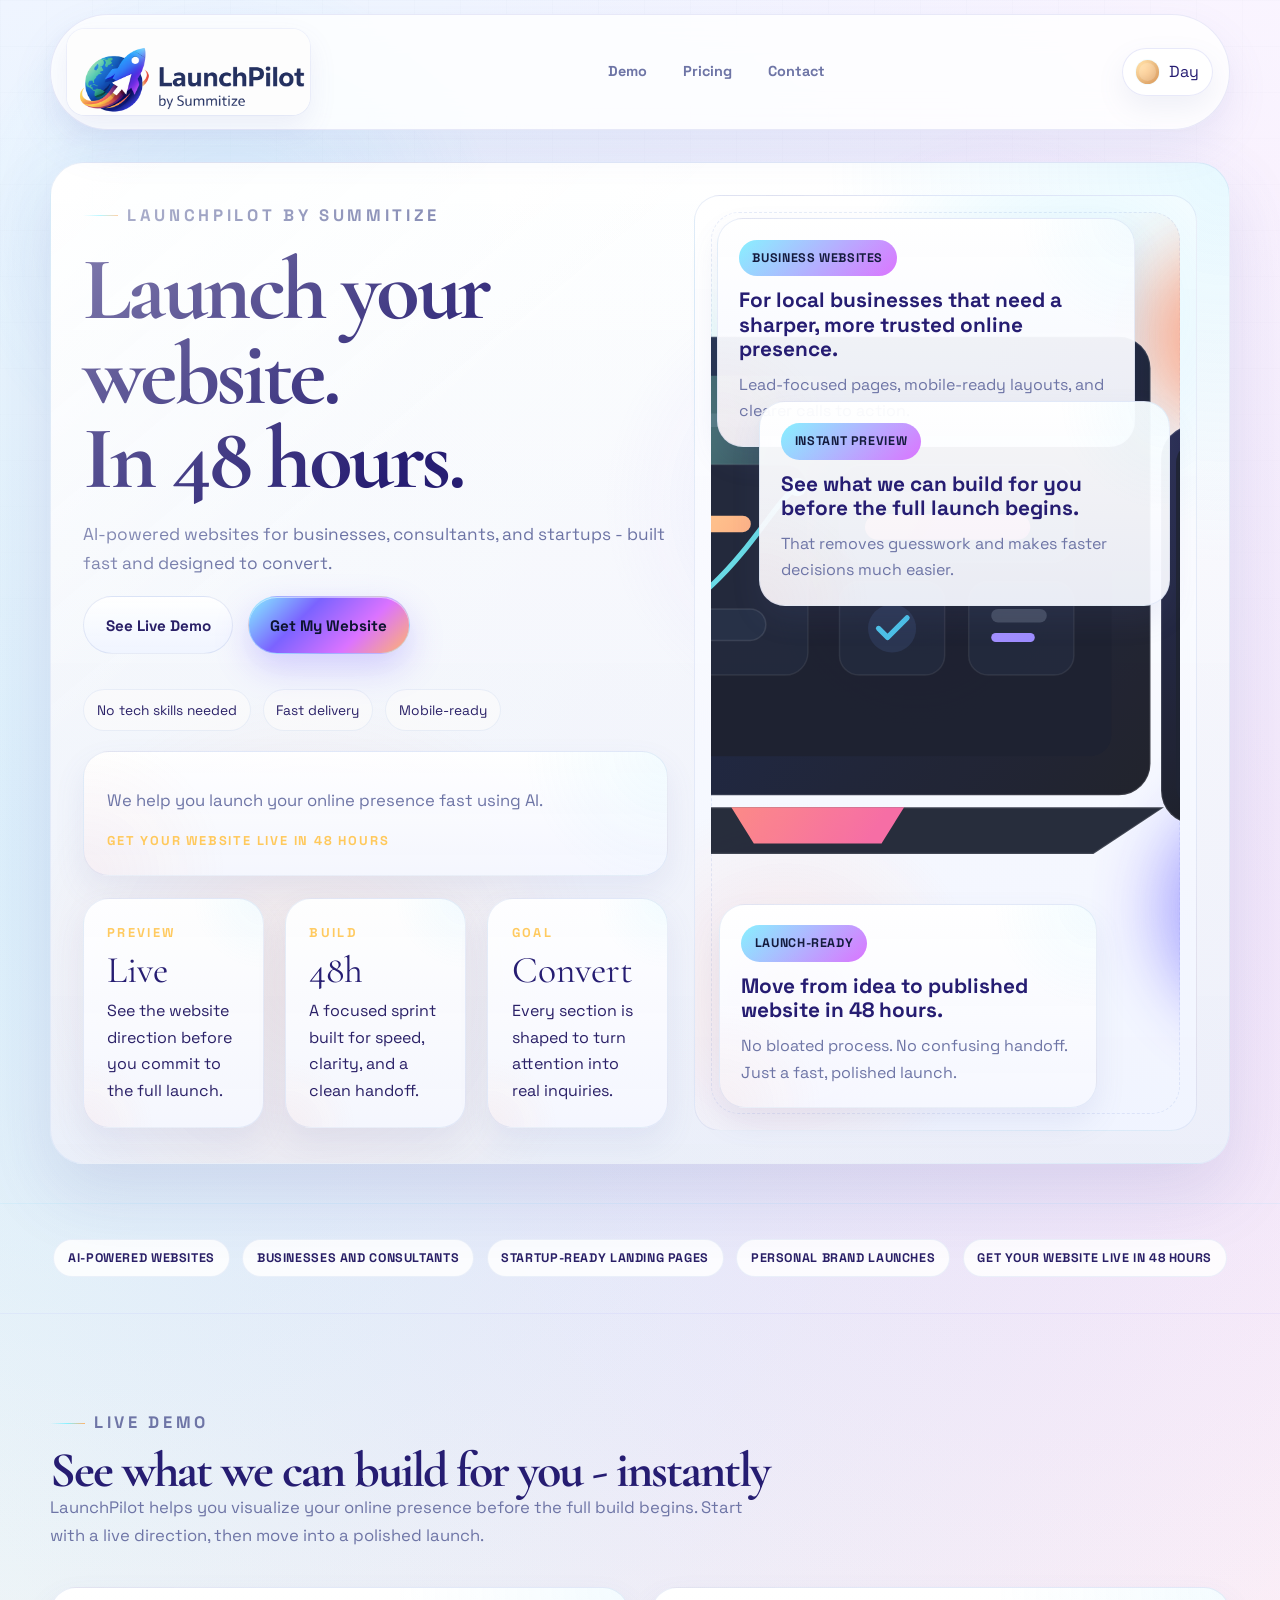
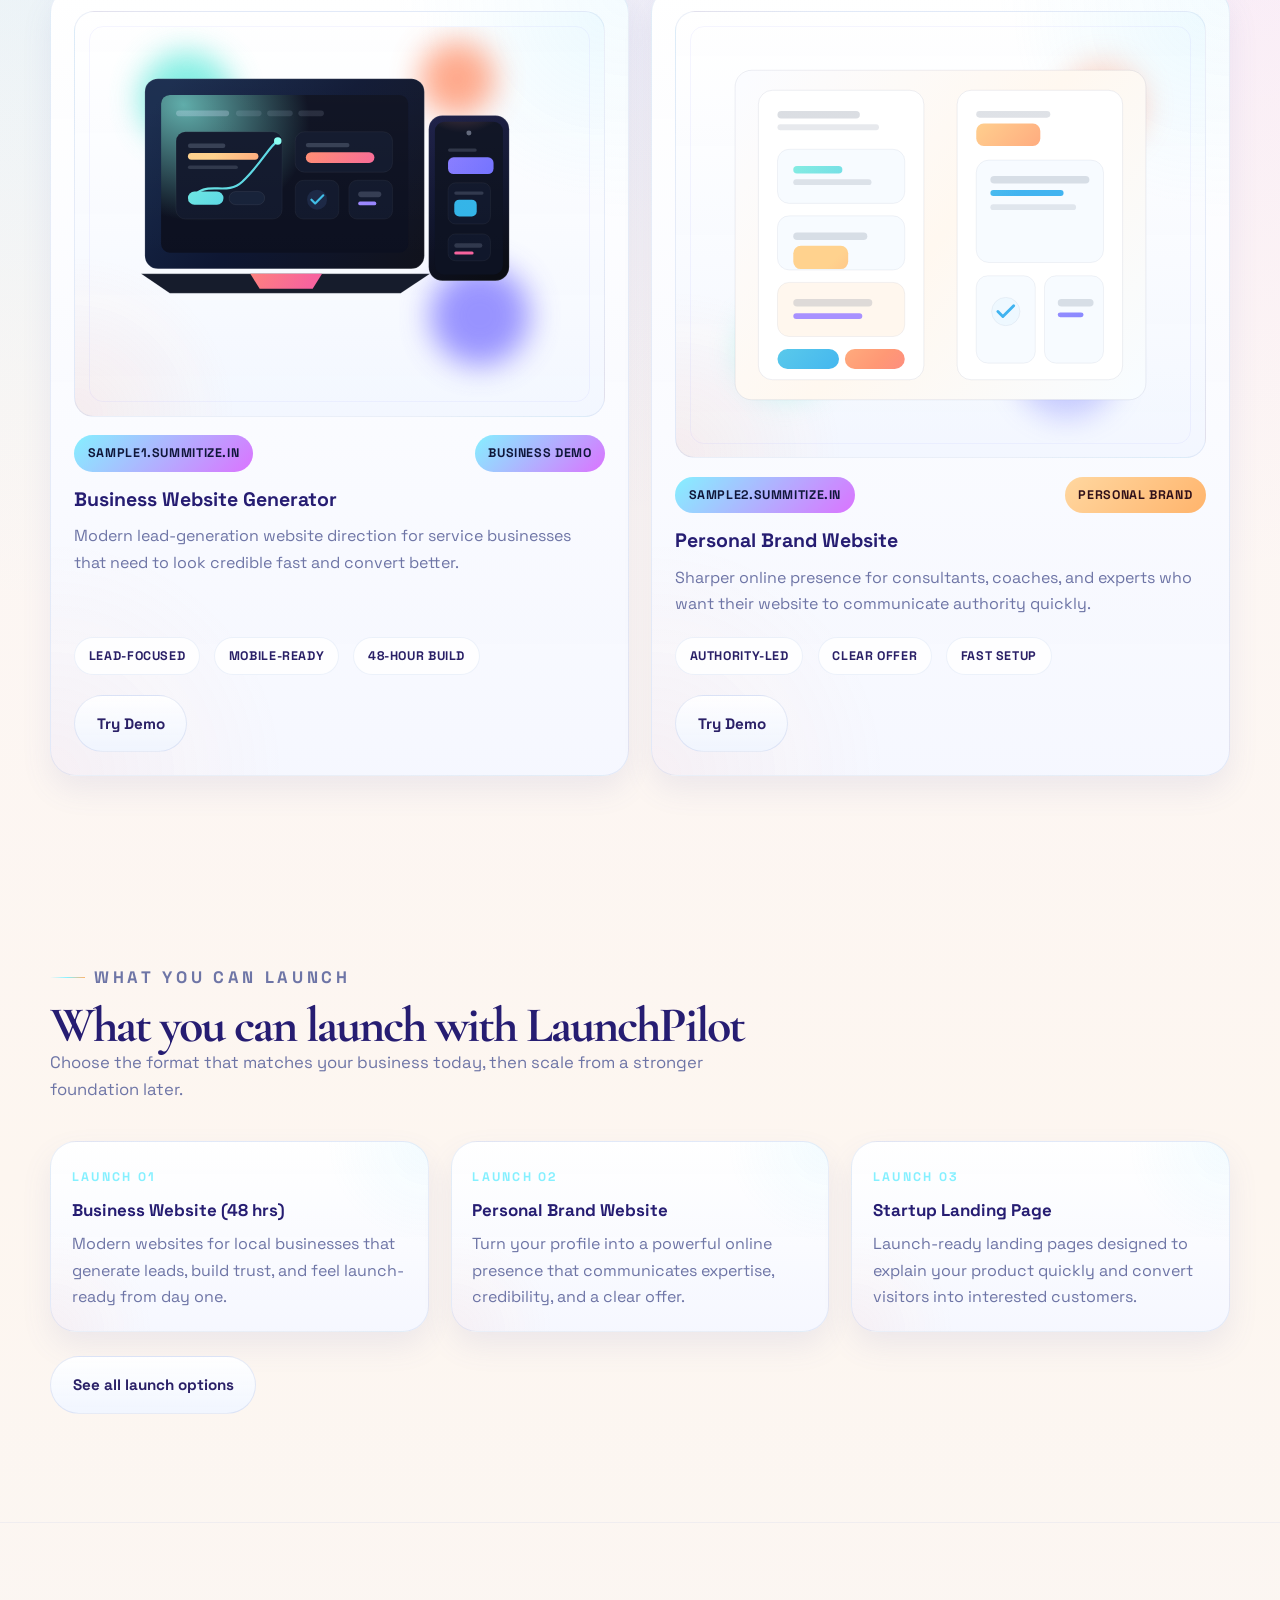
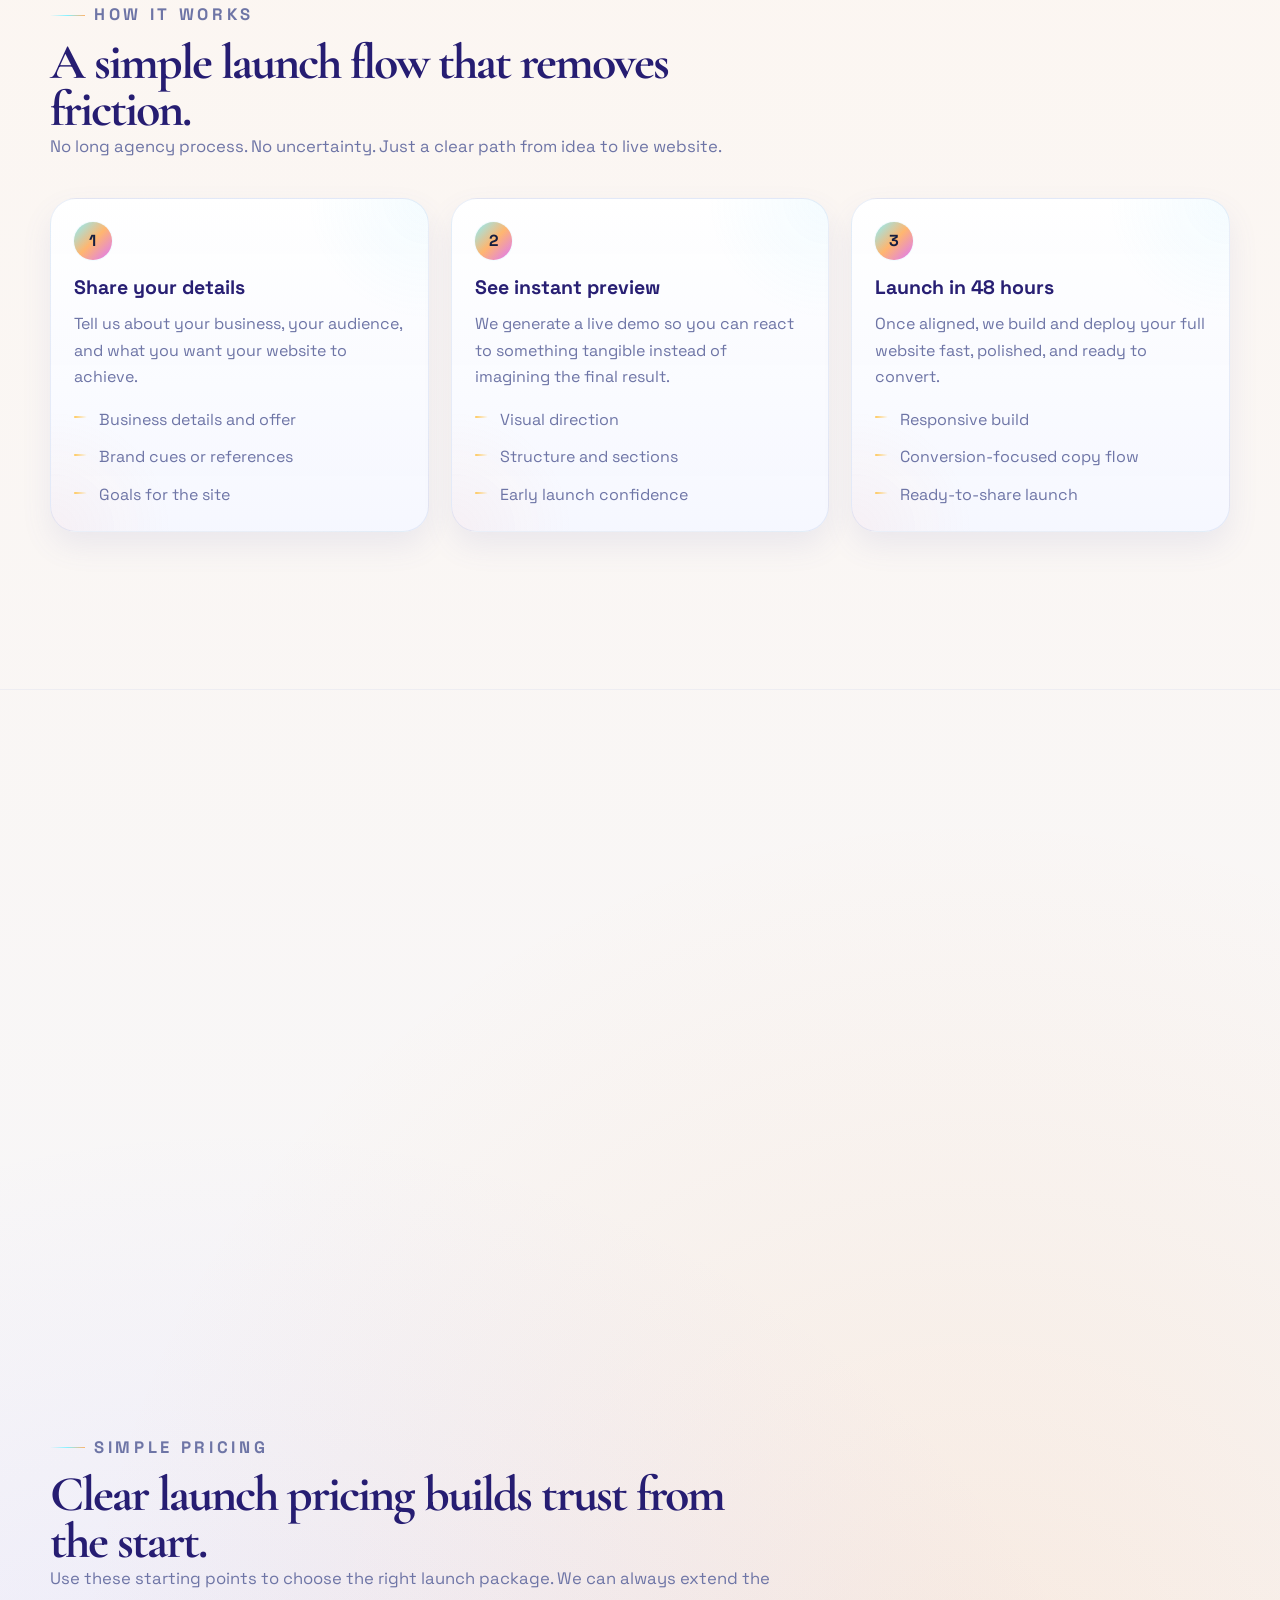
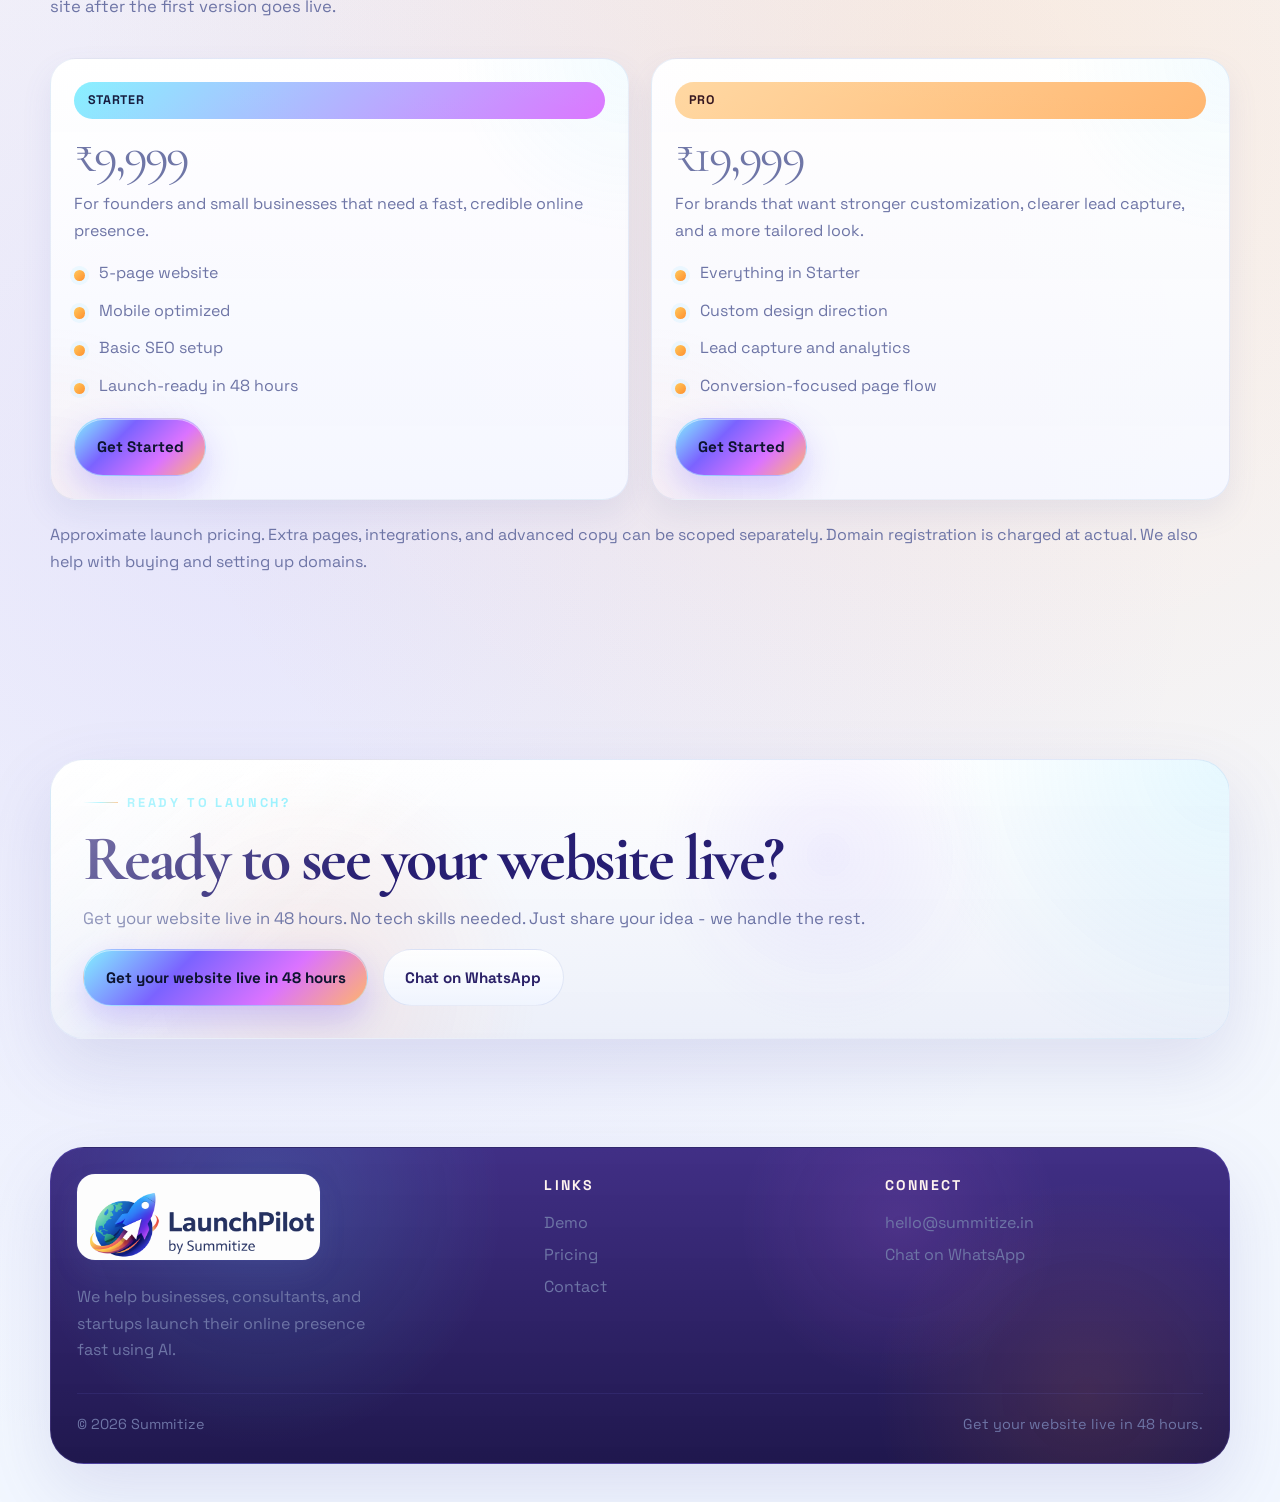
<file: index.html>
<!DOCTYPE html>
<html lang="en">
  <head>
    <meta charset="UTF-8" />
    <meta name="viewport" content="width=device-width, initial-scale=1.0" />
    <title>LaunchPilot by Summitize | Launch Your Website in 48 Hours</title>
    <meta
      name="description"
      content="LaunchPilot by Summitize helps businesses, consultants, and startups launch AI-powered websites in 48 hours."
    />
    <link rel="icon" type="image/png" href="images/launchpilot-icon.png" />
    <link rel="apple-touch-icon" href="images/launchpilot-icon.png" />
    <link rel="stylesheet" href="styles/site.css" />
    <script defer src="scripts/site.js"></script>
  </head>
  <body class="page-home">
    <site-header></site-header>
    <main id="main-content">
      <section class="hero">
        <div class="container">
          <div class="hero-shell reveal">
            <div class="hero-grid">
              <div class="hero-copy">
                <p class="eyebrow">LaunchPilot by Summitize</p>
                <h1>Launch your website.<br />In 48 hours.</h1>
                <p class="lead">
                  AI-powered websites for businesses, consultants, and startups - built fast and designed to convert.
                </p>
                <div class="button-row">
                  <a class="button button-secondary" href="portfolio.html">See Live Demo</a>
                  <a class="button button-primary" href="contact.html#lead-form">Get My Website</a>
                </div>
                <div class="metric-strip">
                  <span>No tech skills needed</span>
                  <span>Fast delivery</span>
                  <span>Mobile-ready</span>
                </div>
                <div class="quote-shell">
                  <p>We help you launch your online presence fast using AI.</p>
                  <strong>Get your website live in 48 hours</strong>
                </div>
                <div class="hero-stats">
                  <div class="metric-card">
                    <strong>Preview</strong>
                    <span class="value">Live</span>
                    <span>See the website direction before you commit to the full launch.</span>
                  </div>
                  <div class="metric-card">
                    <strong>Build</strong>
                    <span class="value">48h</span>
                    <span>A focused sprint built for speed, clarity, and a clean handoff.</span>
                  </div>
                  <div class="metric-card">
                    <strong>Goal</strong>
                    <span class="value">Convert</span>
                    <span>Every section is shaped to turn attention into real inquiries.</span>
                  </div>
                </div>
              </div>

              <div class="hero-stage">
                <img src="assets/hero-command-center.svg" alt="LaunchPilot website mockup shown across desktop and mobile screens." />
                <article class="stage-card one reveal">
                  <span class="stage-chip">Business websites</span>
                  <h3>For local businesses that need a sharper, more trusted online presence.</h3>
                  <p>Lead-focused pages, mobile-ready layouts, and clearer calls to action.</p>
                </article>
                <article class="stage-card two reveal">
                  <span class="stage-chip">Instant preview</span>
                  <h3>See what we can build for you before the full launch begins.</h3>
                  <p>That removes guesswork and makes faster decisions much easier.</p>
                </article>
                <article class="stage-card three reveal">
                  <span class="stage-chip">Launch-ready</span>
                  <h3>Move from idea to published website in 48 hours.</h3>
                  <p>No bloated process. No confusing handoff. Just a fast, polished launch.</p>
                </article>
              </div>
            </div>
          </div>
        </div>
      </section>

      <section class="section-tight signal-strip">
        <div class="container">
          <div class="signal-track reveal">
            <span class="signal-item">AI-powered websites</span>
            <span class="signal-item">Businesses and consultants</span>
            <span class="signal-item">Startup-ready landing pages</span>
            <span class="signal-item">Personal brand launches</span>
            <span class="signal-item">Get your website live in 48 hours</span>
          </div>
        </div>
      </section>

      <section class="section" id="demo">
        <div class="container">
          <div class="section-head reveal">
            <p class="eyebrow">Live Demo</p>
            <h2>See what we can build for you - instantly</h2>
            <p>
              LaunchPilot helps you visualize your online presence before the full build begins. Start with a live direction, then move
              into a polished launch.
            </p>
          </div>
          <div class="grid-2">
            <article class="case-card reveal">
              <div class="demo-preview-thumb">
                <img src="assets/hero-command-center.svg" alt="Preview mockup for the LaunchPilot business website generator demo." />
              </div>
              <div class="case-top">
                <span class="case-tag">sample1.summitize.in</span>
                <span class="mini-tag">Business Demo</span>
              </div>
              <h3>Business Website Generator</h3>
              <p>Modern lead-generation website direction for service businesses that need to look credible fast and convert better.</p>
              <div class="case-stats">
                <span class="case-stat">Lead-focused</span>
                <span class="case-stat">Mobile-ready</span>
                <span class="case-stat">48-hour build</span>
              </div>
              <div class="button-row card-actions">
                <a class="button button-secondary" href="https://sample1.summitize.in" target="_blank" rel="noreferrer">Try Demo</a>
              </div>
            </article>

            <article class="case-card reveal">
              <div class="demo-preview-thumb">
                <img src="assets/contact-studio.svg" alt="Preview mockup for the LaunchPilot personal brand website demo." />
              </div>
              <div class="case-top">
                <span class="case-tag">sample2.summitize.in</span>
                <span class="mini-tag warm">Personal Brand</span>
              </div>
              <h3>Personal Brand Website</h3>
              <p>Sharper online presence for consultants, coaches, and experts who want their website to communicate authority quickly.</p>
              <div class="case-stats">
                <span class="case-stat">Authority-led</span>
                <span class="case-stat">Clear offer</span>
                <span class="case-stat">Fast setup</span>
              </div>
              <div class="button-row card-actions">
                <a class="button button-secondary" href="https://sample2.summitize.in" target="_blank" rel="noreferrer">Try Demo</a>
              </div>
            </article>
          </div>
        </div>
      </section>

      <section class="section" id="launch-options">
        <div class="container">
          <div class="section-head reveal">
            <p class="eyebrow">What You Can Launch</p>
            <h2>What you can launch with LaunchPilot</h2>
            <p>Choose the format that matches your business today, then scale from a stronger foundation later.</p>
          </div>
          <div class="grid-3">
            <article class="service-point reveal">
              <span class="section-label">Launch 01</span>
              <h3>Business Website (48 hrs)</h3>
              <p>Modern websites for local businesses that generate leads, build trust, and feel launch-ready from day one.</p>
            </article>
            <article class="service-point reveal">
              <span class="section-label">Launch 02</span>
              <h3>Personal Brand Website</h3>
              <p>Turn your profile into a powerful online presence that communicates expertise, credibility, and a clear offer.</p>
            </article>
            <article class="service-point reveal">
              <span class="section-label">Launch 03</span>
              <h3>Startup Landing Page</h3>
              <p>Launch-ready landing pages designed to explain your product quickly and convert visitors into interested customers.</p>
            </article>
          </div>
          <div class="button-row reveal" style="margin-top: 1.5rem;">
            <a class="button button-secondary" href="services.html">See all launch options</a>
          </div>
        </div>
      </section>

      <section class="section surface-dark" id="how-it-works">
        <div class="container">
          <div class="section-head reveal">
            <p class="eyebrow">How It Works</p>
            <h2>A simple launch flow that removes friction.</h2>
            <p>No long agency process. No uncertainty. Just a clear path from idea to live website.</p>
          </div>
          <div class="grid-3">
            <article class="process-step reveal">
              <span class="step-number">1</span>
              <h3>Share your details</h3>
              <p>Tell us about your business, your audience, and what you want your website to achieve.</p>
              <ul class="line-list">
                <li>Business details and offer</li>
                <li>Brand cues or references</li>
                <li>Goals for the site</li>
              </ul>
            </article>
            <article class="process-step reveal">
              <span class="step-number">2</span>
              <h3>See instant preview</h3>
              <p>We generate a live demo so you can react to something tangible instead of imagining the final result.</p>
              <ul class="line-list">
                <li>Visual direction</li>
                <li>Structure and sections</li>
                <li>Early launch confidence</li>
              </ul>
            </article>
            <article class="process-step reveal">
              <span class="step-number">3</span>
              <h3>Launch in 48 hours</h3>
              <p>Once aligned, we build and deploy your full website fast, polished, and ready to convert.</p>
              <ul class="line-list">
                <li>Responsive build</li>
                <li>Conversion-focused copy flow</li>
                <li>Ready-to-share launch</li>
              </ul>
            </article>
          </div>
          <div class="button-row reveal" style="margin-top: 1.5rem;">
            <a class="button button-secondary" href="process.html">See the full workflow</a>
          </div>
        </div>
      </section>

      <section class="section">
        <div class="container">
          <div class="section-head reveal">
            <p class="eyebrow">Why LaunchPilot?</p>
            <h2>We help you launch your online presence fast using AI.</h2>
          </div>
          <div class="mini-proof-grid">
            <article class="mini-proof reveal">
              <h3>48-hour delivery</h3>
              <p>Move from business idea to live website without losing weeks inside a slow delivery cycle.</p>
            </article>
            <article class="mini-proof reveal">
              <h3>AI-powered design</h3>
              <p>Smarter layouts, sharper messaging, and a faster path to a website that feels relevant to your offer.</p>
            </article>
            <article class="mini-proof reveal">
              <h3>Mobile-first approach</h3>
              <p>Your website is built to feel polished on phones first, then scale cleanly across every screen size.</p>
            </article>
            <article class="mini-proof reveal">
              <h3>Built for conversions</h3>
              <p>The structure is designed to generate leads, not just decorate the internet with another brochure site.</p>
            </article>
          </div>
        </div>
      </section>

      <section class="section" id="pricing">
        <div class="container">
          <div class="section-head reveal">
            <p class="eyebrow">Simple Pricing</p>
            <h2>Clear launch pricing builds trust from the start.</h2>
            <p>Use these starting points to choose the right launch package. We can always extend the site after the first version goes live.</p>
          </div>
          <div class="grid-2">
            <article class="comparison-card reveal">
              <span class="label soft">Starter</span>
              <p class="price-amount">&#8377;9,999</p>
              <p class="price-intro">For founders and small businesses that need a fast, credible online presence.</p>
              <ul class="check-list">
                <li>5-page website</li>
                <li>Mobile optimized</li>
                <li>Basic SEO setup</li>
                <li>Launch-ready in 48 hours</li>
              </ul>
              <div class="button-row card-actions">
                <a class="button button-primary" href="contact.html#lead-form">Get Started</a>
              </div>
            </article>

            <article class="comparison-card reveal">
              <span class="label warm">Pro</span>
              <p class="price-amount">&#8377;19,999</p>
              <p class="price-intro">For brands that want stronger customization, clearer lead capture, and a more tailored look.</p>
              <ul class="check-list">
                <li>Everything in Starter</li>
                <li>Custom design direction</li>
                <li>Lead capture and analytics</li>
                <li>Conversion-focused page flow</li>
              </ul>
              <div class="button-row card-actions">
                <a class="button button-primary" href="contact.html#lead-form">Get Started</a>
              </div>
            </article>
          </div>
          <p class="pricing-note reveal">
            Approximate launch pricing. Extra pages, integrations, and advanced copy can be scoped separately. Domain registration is charged at actual. We also help with buying and setting up domains.
          </p>
        </div>
      </section>

      <section class="section">
        <div class="container">
          <div class="cta-band reveal">
            <p class="eyebrow">Ready To Launch?</p>
            <h2>Ready to see your website live?</h2>
            <p class="lead">
              Get your website live in 48 hours. No tech skills needed. Just share your idea - we handle the rest.
            </p>
            <div class="button-row">
              <a class="button button-primary" href="contact.html#lead-form">Get your website live in 48 hours</a>
              <a class="button button-secondary" data-whatsapp-link href="#">Chat on WhatsApp</a>
            </div>
          </div>
        </div>
      </section>
    </main>
    <site-footer></site-footer>
  </body>
</html>
</file>
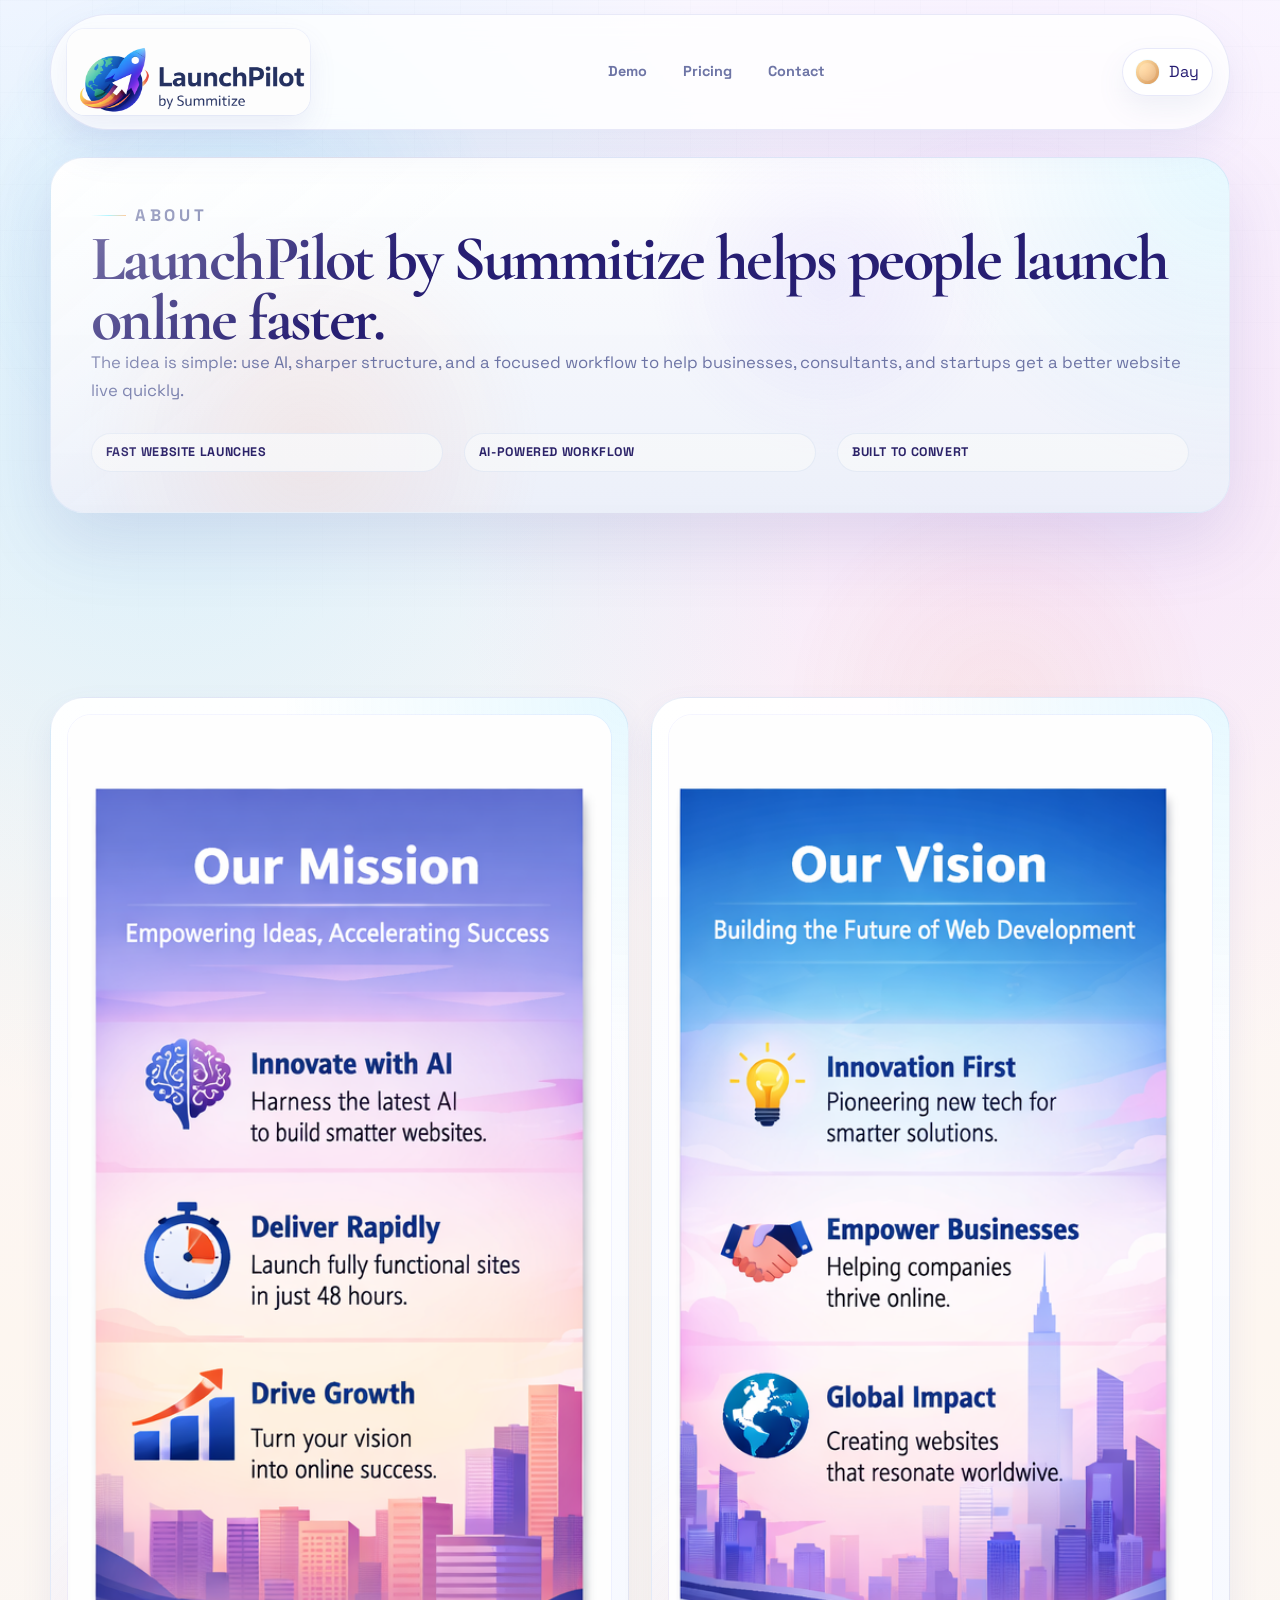
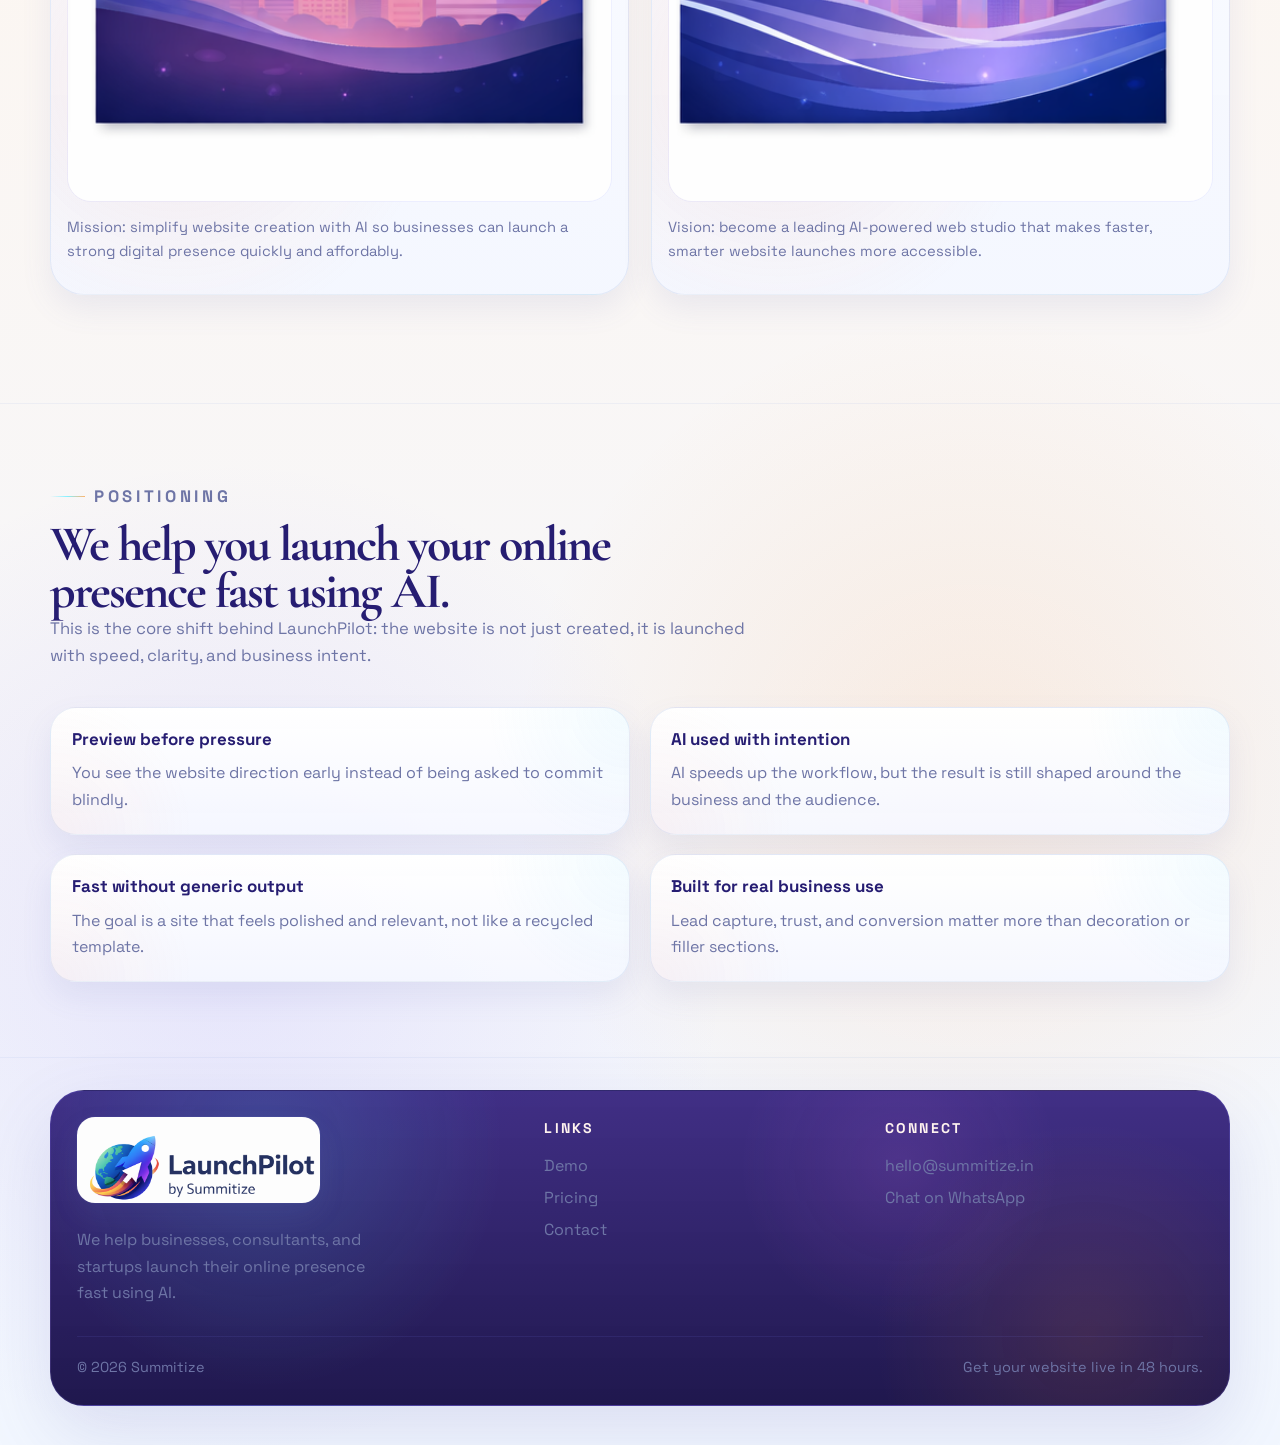
<file: about.html>
<!DOCTYPE html>
<html lang="en">
  <head>
    <meta charset="UTF-8" />
    <meta name="viewport" content="width=device-width, initial-scale=1.0" />
    <title>About | LaunchPilot by Summitize</title>
    <meta
      name="description"
      content="Learn about LaunchPilot by Summitize, the AI-powered website launch studio built for fast, conversion-focused launches."
    />
    <link rel="icon" type="image/png" href="images/launchpilot-icon.png" />
    <link rel="apple-touch-icon" href="images/launchpilot-icon.png" />
    <link rel="stylesheet" href="styles/site.css" />
    <script defer src="scripts/site.js"></script>
  </head>
  <body class="page-about">
    <site-header></site-header>
    <main id="main-content">
      <section class="page-hero section">
        <div class="container page-hero-shell reveal">
          <p class="eyebrow">About</p>
          <h1>LaunchPilot by Summitize helps people launch online faster.</h1>
          <p class="lead">
            The idea is simple: use AI, sharper structure, and a focused workflow to help businesses, consultants, and startups get a better website live quickly.
          </p>
          <div class="subtle-grid">
            <span class="pill">Fast website launches</span>
            <span class="pill">AI-powered workflow</span>
            <span class="pill">Built to convert</span>
          </div>
        </div>
      </section>

      <section class="section">
        <div class="container grid-2">
          <div class="visual-frame reveal">
            <img
              src="images/mission-panel.png"
              alt="LaunchPilot mission panel describing fast, AI-powered website launches for growing businesses."
            />
            <p class="image-caption">Mission: simplify website creation with AI so businesses can launch a strong digital presence quickly and affordably.</p>
          </div>
          <div class="visual-frame reveal">
            <img
              src="images/vision-panel.png"
              alt="LaunchPilot vision panel describing a more accessible future for modern website creation."
            />
            <p class="image-caption">Vision: become a leading AI-powered web studio that makes faster, smarter website launches more accessible.</p>
          </div>
        </div>
      </section>

      <section class="section surface-dark" id="principles">
        <div class="container">
          <div class="section-head reveal">
            <p class="eyebrow">Positioning</p>
            <h2>We help you launch your online presence fast using AI.</h2>
            <p>This is the core shift behind LaunchPilot: the website is not just created, it is launched with speed, clarity, and business intent.</p>
          </div>
          <div class="mini-proof-grid">
            <article class="mini-proof reveal">
              <h3>Preview before pressure</h3>
              <p>You see the website direction early instead of being asked to commit blindly.</p>
            </article>
            <article class="mini-proof reveal">
              <h3>AI used with intention</h3>
              <p>AI speeds up the workflow, but the result is still shaped around the business and the audience.</p>
            </article>
            <article class="mini-proof reveal">
              <h3>Fast without generic output</h3>
              <p>The goal is a site that feels polished and relevant, not like a recycled template.</p>
            </article>
            <article class="mini-proof reveal">
              <h3>Built for real business use</h3>
              <p>Lead capture, trust, and conversion matter more than decoration or filler sections.</p>
            </article>
          </div>
        </div>
      </section>
    </main>
    <site-footer></site-footer>
  </body>
</html>
</file>
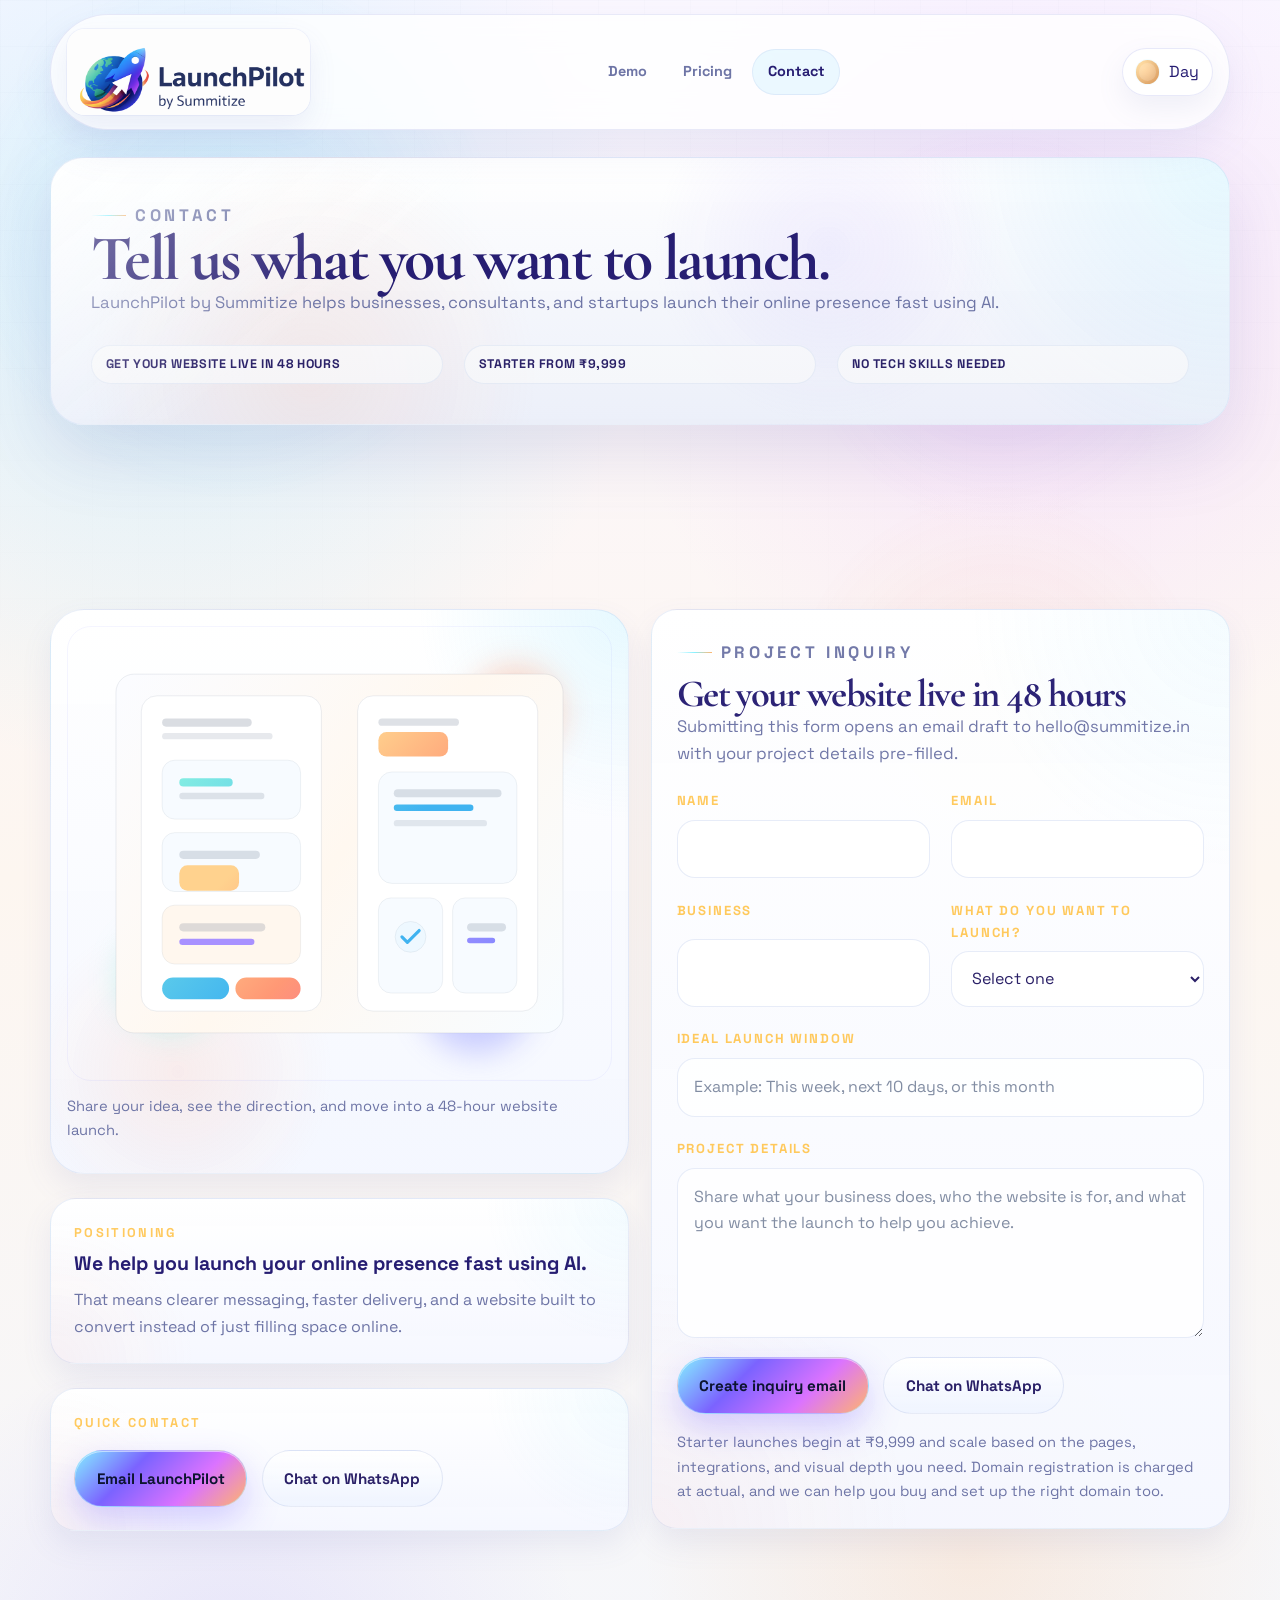
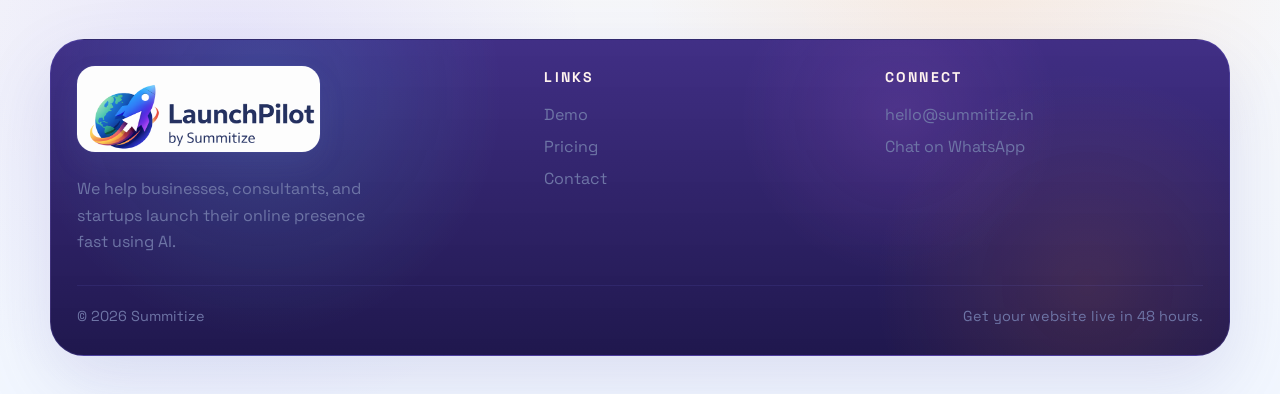
<file: contact.html>
<!DOCTYPE html>
<html lang="en">
  <head>
    <meta charset="UTF-8" />
    <meta name="viewport" content="width=device-width, initial-scale=1.0" />
    <title>Contact | LaunchPilot by Summitize</title>
    <meta
      name="description"
      content="Contact LaunchPilot by Summitize to get your AI-powered website live in 48 hours."
    />
    <link rel="icon" type="image/png" href="images/launchpilot-icon.png" />
    <link rel="apple-touch-icon" href="images/launchpilot-icon.png" />
    <link rel="stylesheet" href="styles/site.css" />
    <script defer src="scripts/site.js"></script>
  </head>
  <body class="page-contact">
    <site-header></site-header>
    <main id="main-content">
      <section class="page-hero section">
        <div class="container page-hero-shell reveal">
          <p class="eyebrow">Contact</p>
          <h1>Tell us what you want to launch.</h1>
          <p class="lead">
            LaunchPilot by Summitize helps businesses, consultants, and startups launch their online presence fast using AI.
          </p>
          <div class="subtle-grid">
            <span class="pill">Get your website live in 48 hours</span>
            <span class="pill">Starter from &#8377;9,999</span>
            <span class="pill">No tech skills needed</span>
          </div>
        </div>
      </section>

      <section class="section">
        <div class="container contact-grid">
          <div class="stack-lg">
            <div class="visual-frame reveal">
              <img src="assets/contact-studio.svg" alt="LaunchPilot intake visual showing website planning and project kickoff cards." />
              <p class="image-caption">Share your idea, see the direction, and move into a 48-hour website launch.</p>
            </div>
            <article class="contact-card reveal">
              <strong>Positioning</strong>
              <h3>We help you launch your online presence fast using AI.</h3>
              <p>That means clearer messaging, faster delivery, and a website built to convert instead of just filling space online.</p>
            </article>
            <article class="contact-card reveal">
              <strong>Quick Contact</strong>
              <div class="button-row" style="margin-top: 1rem;">
                <a class="button button-primary" href="mailto:hello@summitize.in">Email LaunchPilot</a>
                <a class="button button-secondary" data-whatsapp-link href="#">Chat on WhatsApp</a>
              </div>
            </article>
          </div>

          <form class="form-shell reveal" id="lead-form" data-lead-form>
            <div class="section-head" style="margin-bottom: 1.4rem;">
              <p class="eyebrow">Project Inquiry</p>
              <h2 style="font-size: clamp(1.7rem, 3vw, 2.6rem);">Get your website live in 48 hours</h2>
              <p>Submitting this form opens an email draft to hello@summitize.in with your project details pre-filled.</p>
            </div>
            <div class="field-grid">
              <div class="field">
                <label for="name">Name</label>
                <input id="name" name="name" type="text" required />
              </div>
              <div class="field">
                <label for="email">Email</label>
                <input id="email" name="email" type="email" required />
              </div>
              <div class="field">
                <label for="business">Business</label>
                <input id="business" name="business" type="text" required />
              </div>
              <div class="field">
                <label for="siteType">What do you want to launch?</label>
                <select id="siteType" name="siteType" required>
                  <option value="">Select one</option>
                  <option>Business Website (48 hrs)</option>
                  <option>Personal Brand Website</option>
                  <option>Startup Landing Page</option>
                  <option>Live Preview First</option>
                </select>
              </div>
              <div class="field field-full">
                <label for="timeline">Ideal launch window</label>
                <input id="timeline" name="timeline" type="text" placeholder="Example: This week, next 10 days, or this month" />
              </div>
              <div class="field field-full">
                <label for="details">Project details</label>
                <textarea
                  id="details"
                  name="details"
                  placeholder="Share what your business does, who the website is for, and what you want the launch to help you achieve."
                  required
                ></textarea>
              </div>
            </div>
            <div class="button-row" style="margin-top: 1.2rem;">
              <button class="button button-primary" type="submit">Create inquiry email</button>
              <a class="button button-secondary" data-whatsapp-link href="#">Chat on WhatsApp</a>
            </div>
            <p class="form-note" style="margin-top: 1rem;">
              Starter launches begin at &#8377;9,999 and scale based on the pages, integrations, and visual depth you need. Domain registration is charged at actual, and we can help you buy and set up the right domain too.
            </p>
            <div class="success-note" data-form-status></div>
          </form>
        </div>
      </section>
    </main>
    <site-footer></site-footer>
  </body>
</html>
</file>
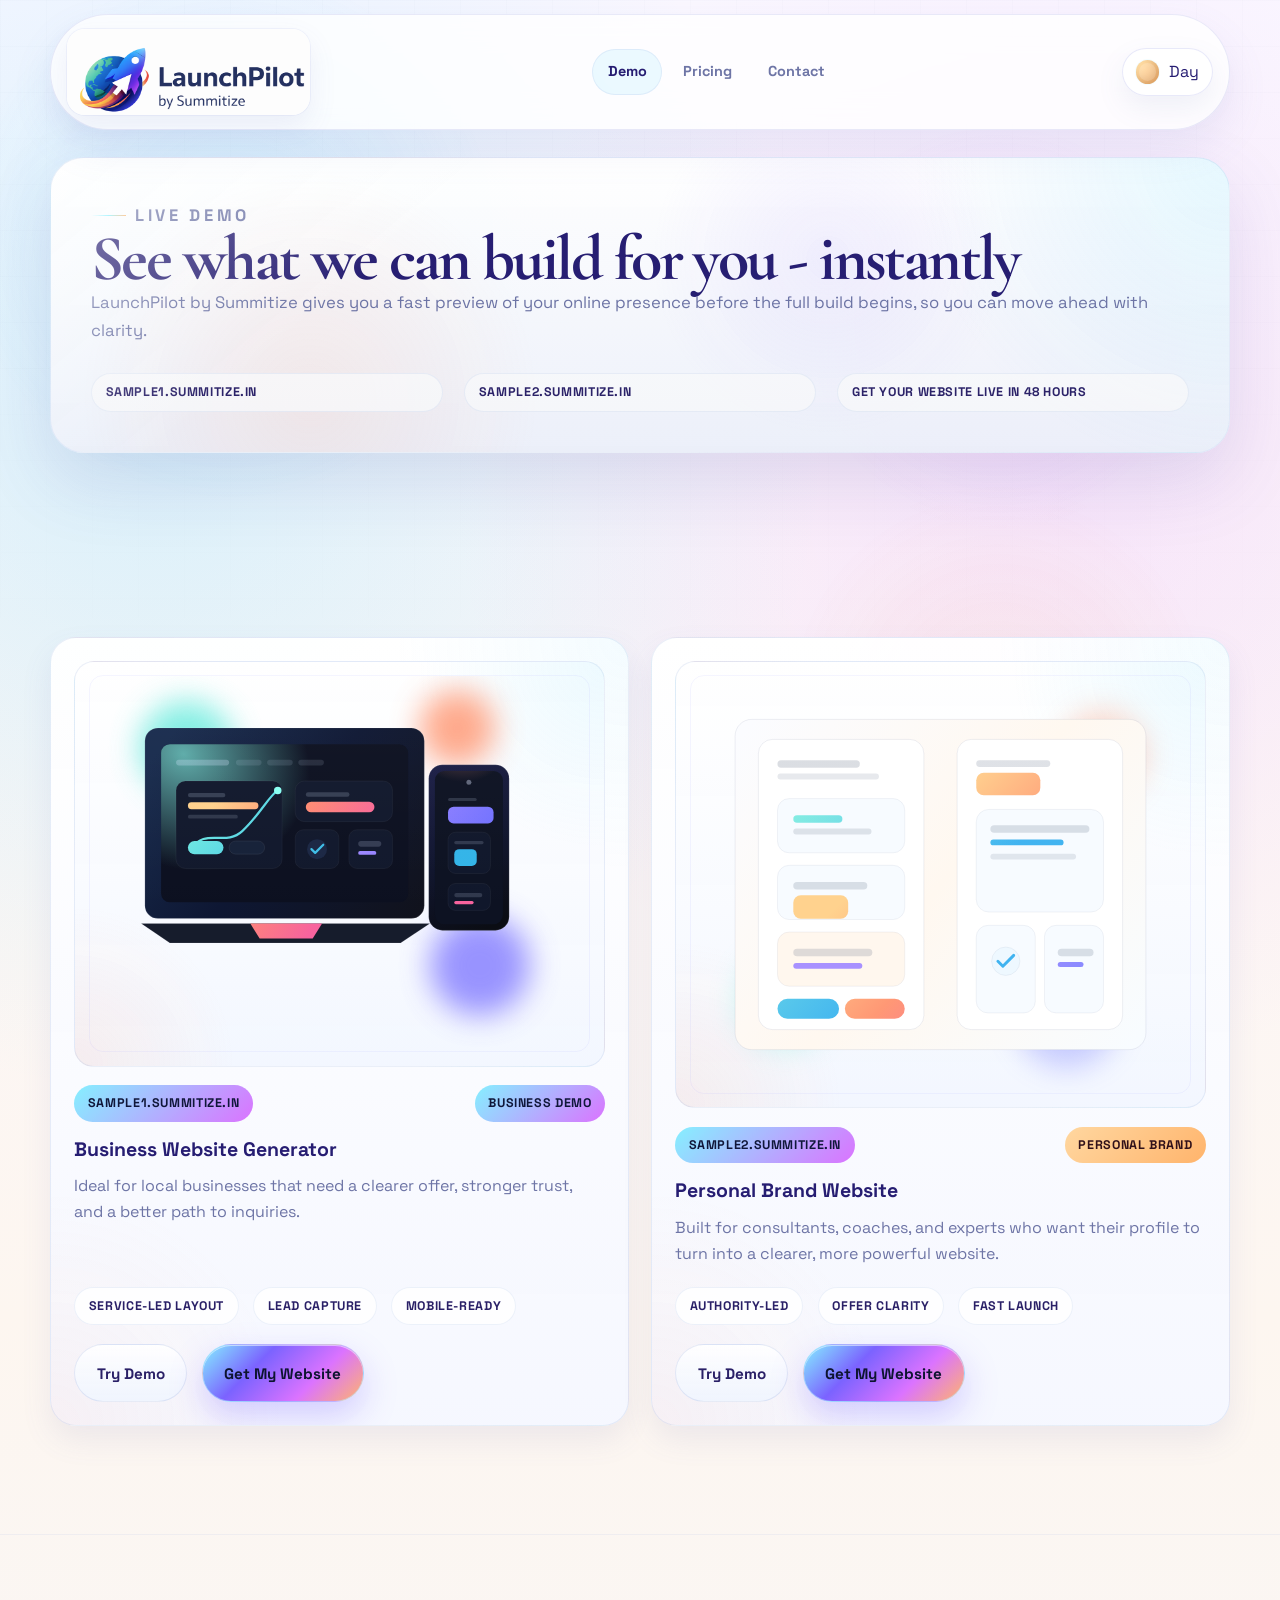
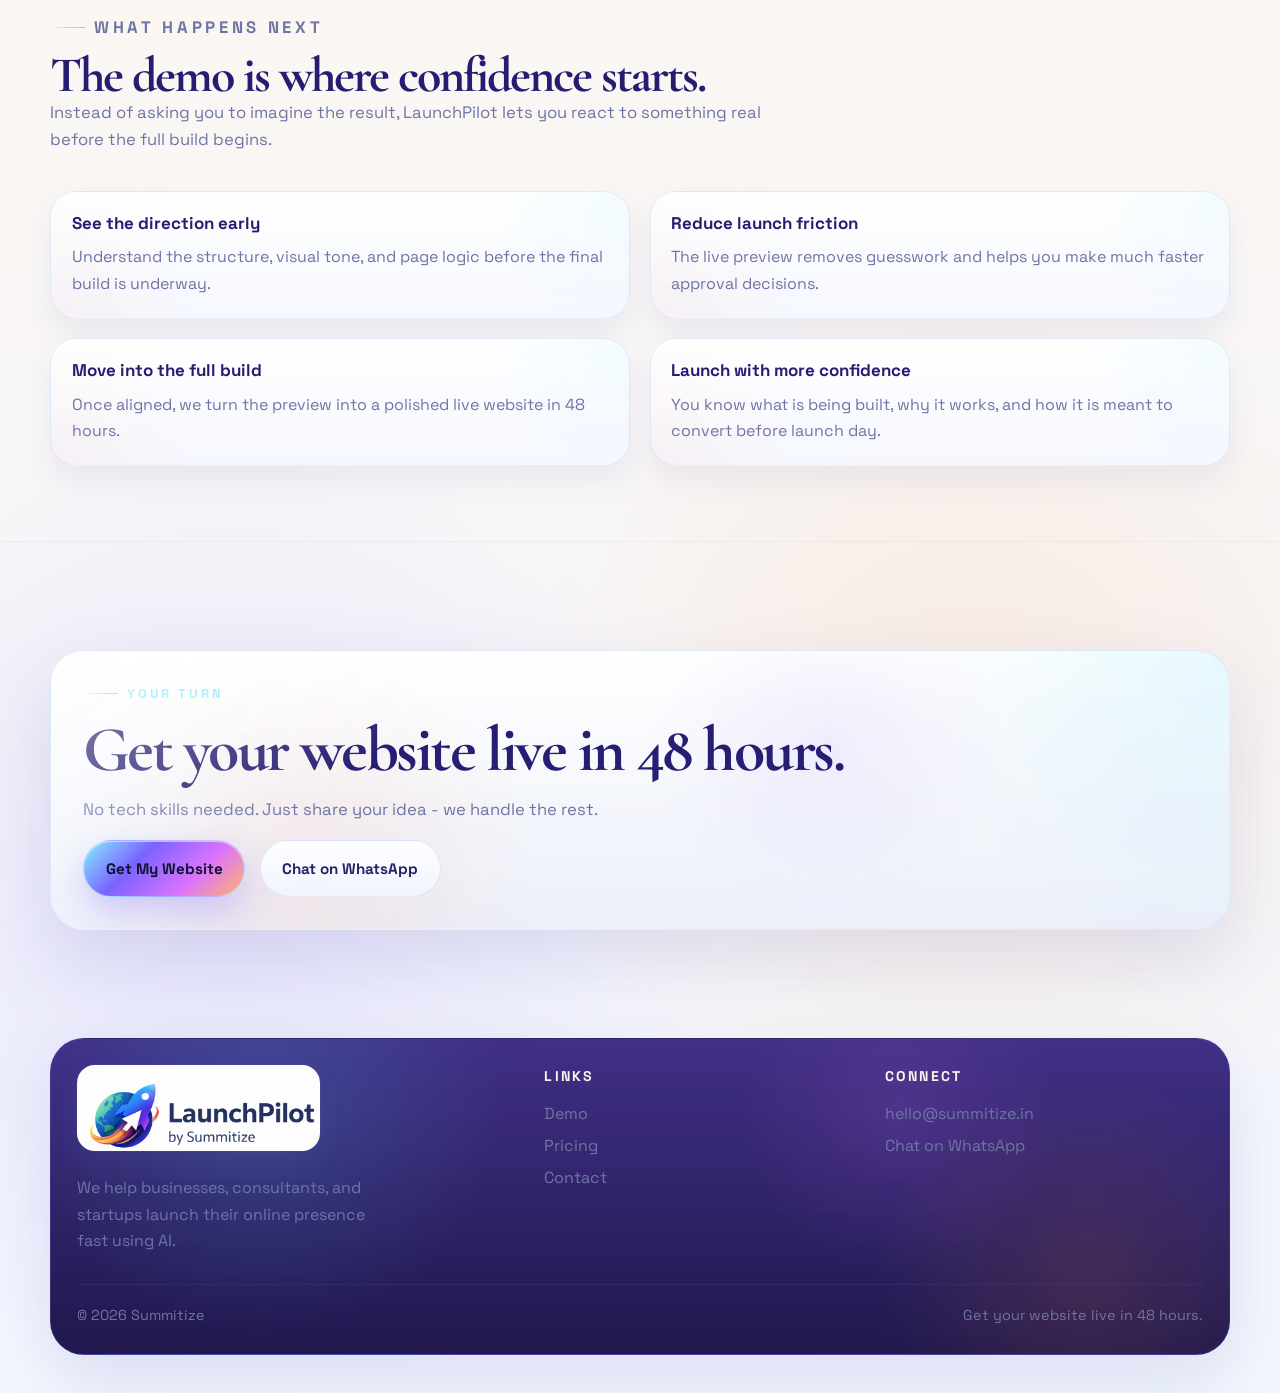
<file: portfolio.html>
<!DOCTYPE html>
<html lang="en">
  <head>
    <meta charset="UTF-8" />
    <meta name="viewport" content="width=device-width, initial-scale=1.0" />
    <title>Demo | LaunchPilot by Summitize</title>
    <meta
      name="description"
      content="Explore LaunchPilot demo websites and see what Summitize can build for your business, startup, or personal brand."
    />
    <link rel="icon" type="image/png" href="images/launchpilot-icon.png" />
    <link rel="apple-touch-icon" href="images/launchpilot-icon.png" />
    <link rel="stylesheet" href="styles/site.css" />
    <script defer src="scripts/site.js"></script>
  </head>
  <body class="page-portfolio">
    <site-header></site-header>
    <main id="main-content">
      <section class="page-hero section">
        <div class="container page-hero-shell reveal">
          <p class="eyebrow">Live Demo</p>
          <h1>See what we can build for you - instantly</h1>
          <p class="lead">
            LaunchPilot by Summitize gives you a fast preview of your online presence before the full build begins, so you can move ahead with clarity.
          </p>
          <div class="subtle-grid">
            <span class="pill">sample1.summitize.in</span>
            <span class="pill">sample2.summitize.in</span>
            <span class="pill">Get your website live in 48 hours</span>
          </div>
        </div>
      </section>

      <section class="section">
        <div class="container grid-2">
          <article class="case-card reveal">
            <div class="demo-preview-thumb">
              <img src="assets/hero-command-center.svg" alt="Business website generator demo preview for LaunchPilot." />
            </div>
            <div class="case-top">
              <span class="case-tag">sample1.summitize.in</span>
              <span class="mini-tag">Business Demo</span>
            </div>
            <h3>Business Website Generator</h3>
            <p>Ideal for local businesses that need a clearer offer, stronger trust, and a better path to inquiries.</p>
            <div class="case-stats">
              <span class="case-stat">Service-led layout</span>
              <span class="case-stat">Lead capture</span>
              <span class="case-stat">Mobile-ready</span>
            </div>
            <div class="button-row card-actions">
              <a class="button button-secondary" href="https://sample1.summitize.in" target="_blank" rel="noreferrer">Try Demo</a>
              <a class="button button-primary" href="contact.html#lead-form">Get My Website</a>
            </div>
          </article>

          <article class="case-card reveal">
            <div class="demo-preview-thumb">
              <img src="assets/contact-studio.svg" alt="Personal brand website demo preview for LaunchPilot." />
            </div>
            <div class="case-top">
              <span class="case-tag">sample2.summitize.in</span>
              <span class="mini-tag warm">Personal Brand</span>
            </div>
            <h3>Personal Brand Website</h3>
            <p>Built for consultants, coaches, and experts who want their profile to turn into a clearer, more powerful website.</p>
            <div class="case-stats">
              <span class="case-stat">Authority-led</span>
              <span class="case-stat">Offer clarity</span>
              <span class="case-stat">Fast launch</span>
            </div>
            <div class="button-row card-actions">
              <a class="button button-secondary" href="https://sample2.summitize.in" target="_blank" rel="noreferrer">Try Demo</a>
              <a class="button button-primary" href="contact.html#lead-form">Get My Website</a>
            </div>
          </article>
        </div>
      </section>

      <section class="section surface-dark">
        <div class="container">
          <div class="section-head reveal">
            <p class="eyebrow">What Happens Next</p>
            <h2>The demo is where confidence starts.</h2>
            <p>Instead of asking you to imagine the result, LaunchPilot lets you react to something real before the full build begins.</p>
          </div>
          <div class="mini-proof-grid">
            <article class="mini-proof reveal">
              <h3>See the direction early</h3>
              <p>Understand the structure, visual tone, and page logic before the final build is underway.</p>
            </article>
            <article class="mini-proof reveal">
              <h3>Reduce launch friction</h3>
              <p>The live preview removes guesswork and helps you make much faster approval decisions.</p>
            </article>
            <article class="mini-proof reveal">
              <h3>Move into the full build</h3>
              <p>Once aligned, we turn the preview into a polished live website in 48 hours.</p>
            </article>
            <article class="mini-proof reveal">
              <h3>Launch with more confidence</h3>
              <p>You know what is being built, why it works, and how it is meant to convert before launch day.</p>
            </article>
          </div>
        </div>
      </section>

      <section class="section">
        <div class="container">
          <div class="cta-band reveal">
            <p class="eyebrow">Your Turn</p>
            <h2>Get your website live in 48 hours.</h2>
            <p class="lead">No tech skills needed. Just share your idea - we handle the rest.</p>
            <div class="button-row">
              <a class="button button-primary" href="contact.html#lead-form">Get My Website</a>
              <a class="button button-secondary" data-whatsapp-link href="#">Chat on WhatsApp</a>
            </div>
          </div>
        </div>
      </section>
    </main>
    <site-footer></site-footer>
  </body>
</html>
</file>
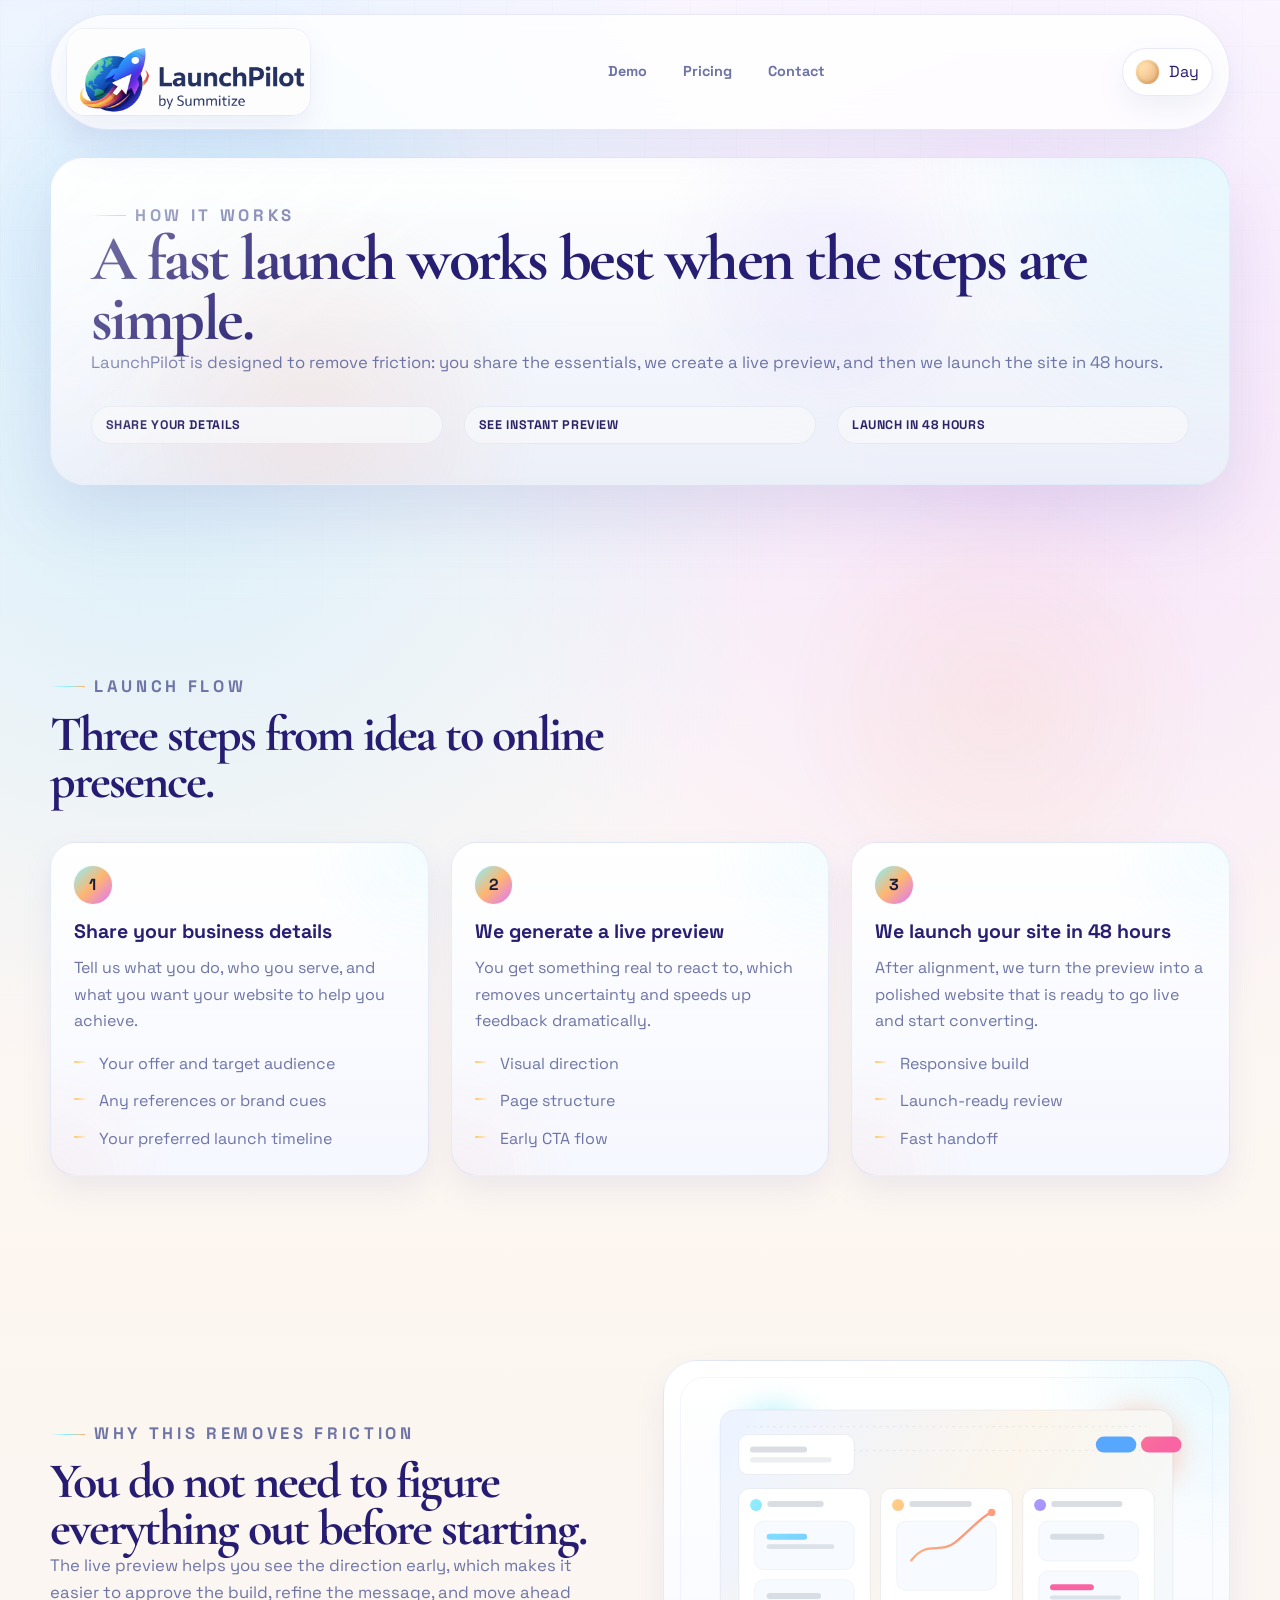
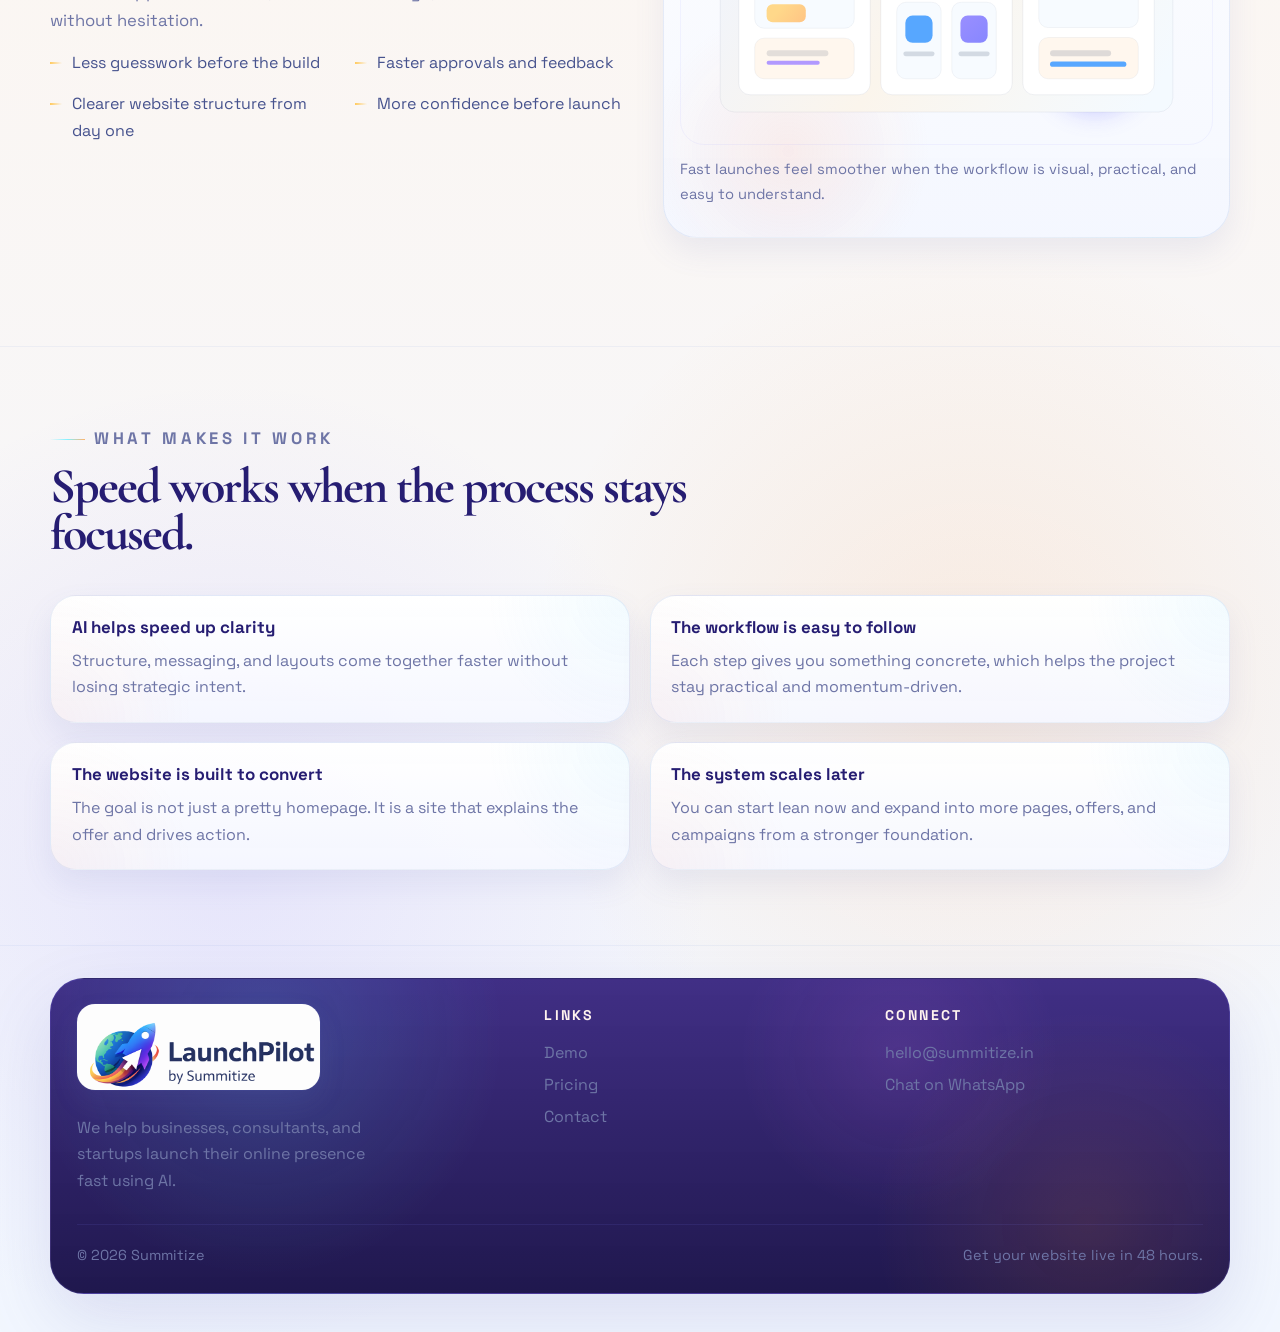
<file: process.html>
<!DOCTYPE html>
<html lang="en">
  <head>
    <meta charset="UTF-8" />
    <meta name="viewport" content="width=device-width, initial-scale=1.0" />
    <title>How It Works | LaunchPilot by Summitize</title>
    <meta
      name="description"
      content="See how LaunchPilot by Summitize takes your website from idea to live launch in 48 hours."
    />
    <link rel="icon" type="image/png" href="images/launchpilot-icon.png" />
    <link rel="apple-touch-icon" href="images/launchpilot-icon.png" />
    <link rel="stylesheet" href="styles/site.css" />
    <script defer src="scripts/site.js"></script>
  </head>
  <body class="page-process">
    <site-header></site-header>
    <main id="main-content">
      <section class="page-hero section">
        <div class="container page-hero-shell reveal">
          <p class="eyebrow">How It Works</p>
          <h1>A fast launch works best when the steps are simple.</h1>
          <p class="lead">
            LaunchPilot is designed to remove friction: you share the essentials, we create a live preview, and then we launch the site in 48 hours.
          </p>
          <div class="subtle-grid">
            <span class="pill">Share your details</span>
            <span class="pill">See instant preview</span>
            <span class="pill">Launch in 48 hours</span>
          </div>
        </div>
      </section>

      <section class="section" id="timeline">
        <div class="container">
          <div class="section-head reveal">
            <p class="eyebrow">Launch Flow</p>
            <h2>Three steps from idea to online presence.</h2>
          </div>
          <div class="grid-3">
            <article class="process-step reveal">
              <span class="step-number">1</span>
              <h3>Share your business details</h3>
              <p>Tell us what you do, who you serve, and what you want your website to help you achieve.</p>
              <ul class="line-list">
                <li>Your offer and target audience</li>
                <li>Any references or brand cues</li>
                <li>Your preferred launch timeline</li>
              </ul>
            </article>
            <article class="process-step reveal">
              <span class="step-number">2</span>
              <h3>We generate a live preview</h3>
              <p>You get something real to react to, which removes uncertainty and speeds up feedback dramatically.</p>
              <ul class="line-list">
                <li>Visual direction</li>
                <li>Page structure</li>
                <li>Early CTA flow</li>
              </ul>
            </article>
            <article class="process-step reveal">
              <span class="step-number">3</span>
              <h3>We launch your site in 48 hours</h3>
              <p>After alignment, we turn the preview into a polished website that is ready to go live and start converting.</p>
              <ul class="line-list">
                <li>Responsive build</li>
                <li>Launch-ready review</li>
                <li>Fast handoff</li>
              </ul>
            </article>
          </div>
        </div>
      </section>

      <section class="section">
        <div class="container media-split">
          <div class="section-head reveal">
            <p class="eyebrow">Why This Removes Friction</p>
            <h2>You do not need to figure everything out before starting.</h2>
            <p class="compact-lead">
              The live preview helps you see the direction early, which makes it easier to approve the build, refine the message, and move ahead without hesitation.
            </p>
            <div class="bullet-columns">
              <span>Less guesswork before the build</span>
              <span>Faster approvals and feedback</span>
              <span>Clearer website structure from day one</span>
              <span>More confidence before launch</span>
            </div>
          </div>
          <div class="visual-frame reveal">
            <img src="assets/launch-blueprints.svg" alt="LaunchPilot process visual showing preview, structure, and fast website launch workflow." />
            <p class="image-caption">Fast launches feel smoother when the workflow is visual, practical, and easy to understand.</p>
          </div>
        </div>
      </section>

      <section class="section surface-dark">
        <div class="container">
          <div class="section-head reveal">
            <p class="eyebrow">What Makes It Work</p>
            <h2>Speed works when the process stays focused.</h2>
          </div>
          <div class="mini-proof-grid">
            <article class="mini-proof reveal">
              <h3>AI helps speed up clarity</h3>
              <p>Structure, messaging, and layouts come together faster without losing strategic intent.</p>
            </article>
            <article class="mini-proof reveal">
              <h3>The workflow is easy to follow</h3>
              <p>Each step gives you something concrete, which helps the project stay practical and momentum-driven.</p>
            </article>
            <article class="mini-proof reveal">
              <h3>The website is built to convert</h3>
              <p>The goal is not just a pretty homepage. It is a site that explains the offer and drives action.</p>
            </article>
            <article class="mini-proof reveal">
              <h3>The system scales later</h3>
              <p>You can start lean now and expand into more pages, offers, and campaigns from a stronger foundation.</p>
            </article>
          </div>
        </div>
      </section>
    </main>
    <site-footer></site-footer>
  </body>
</html>
</file>
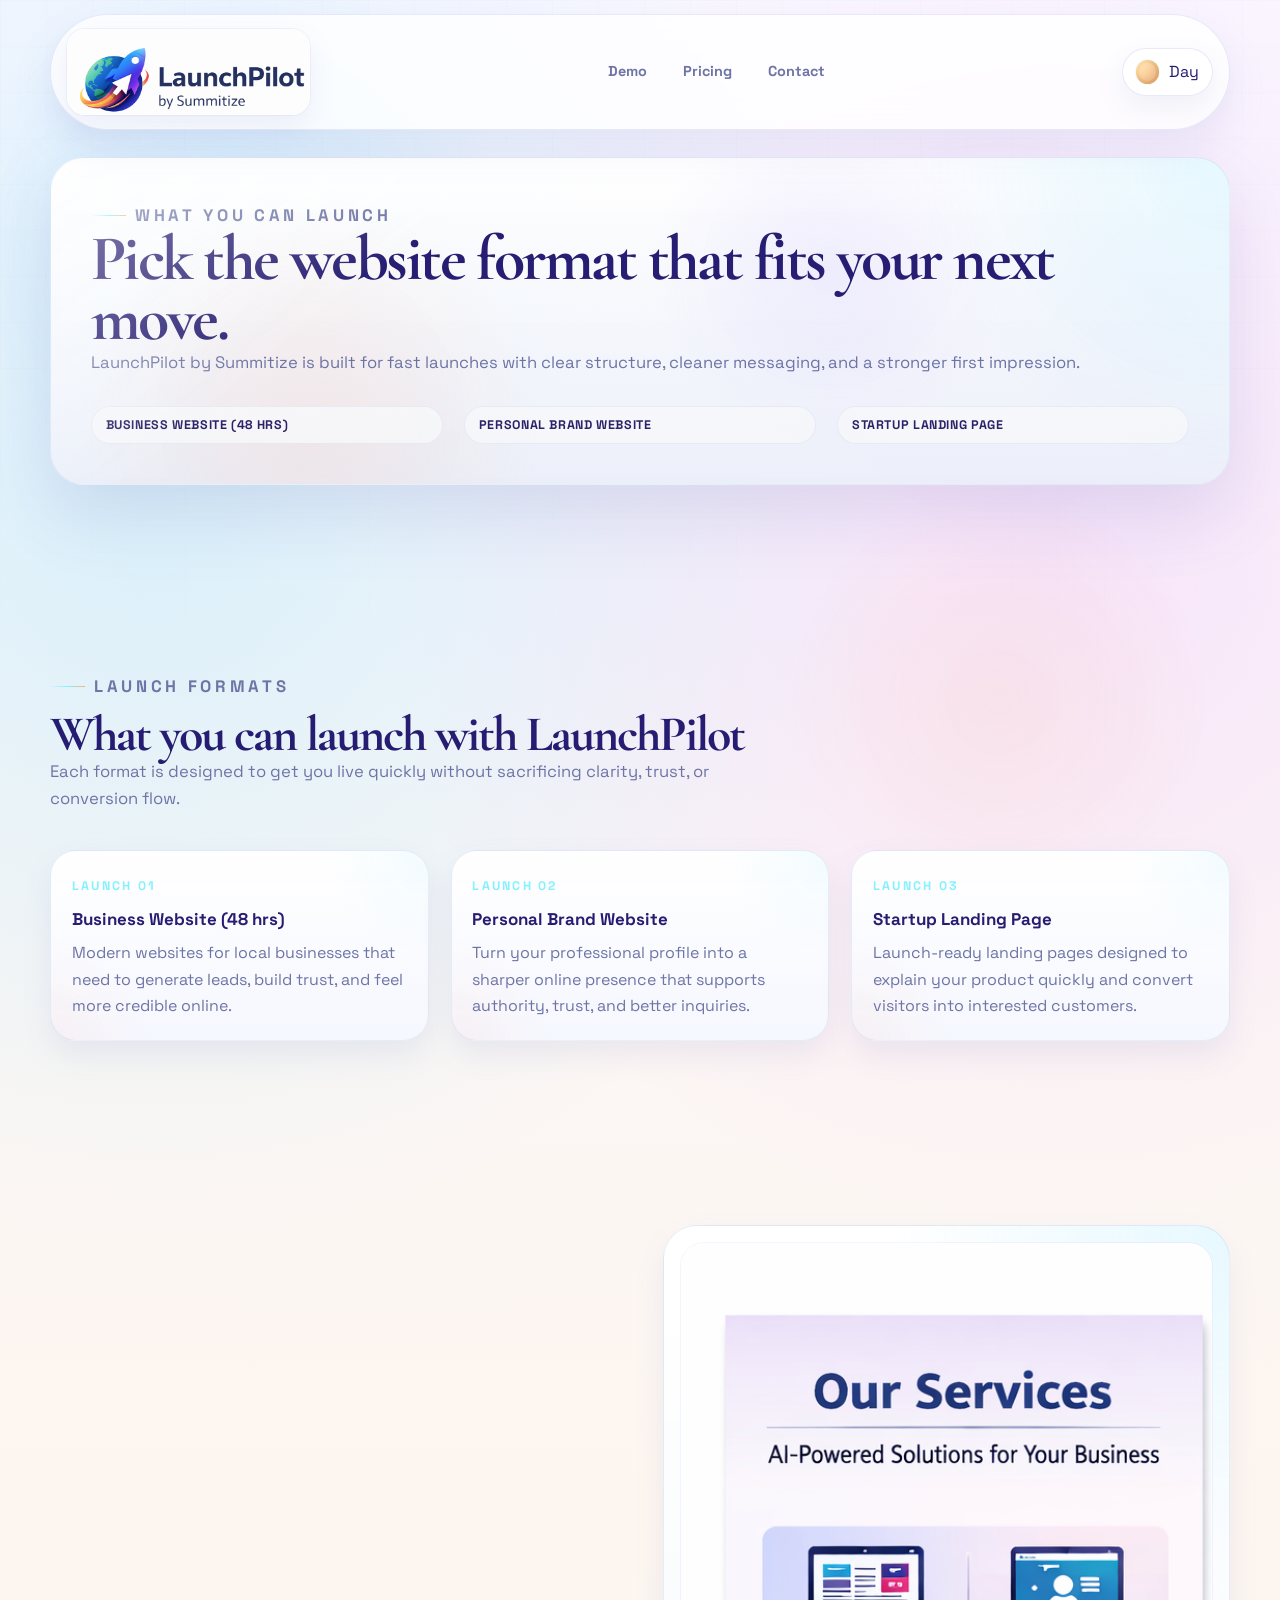
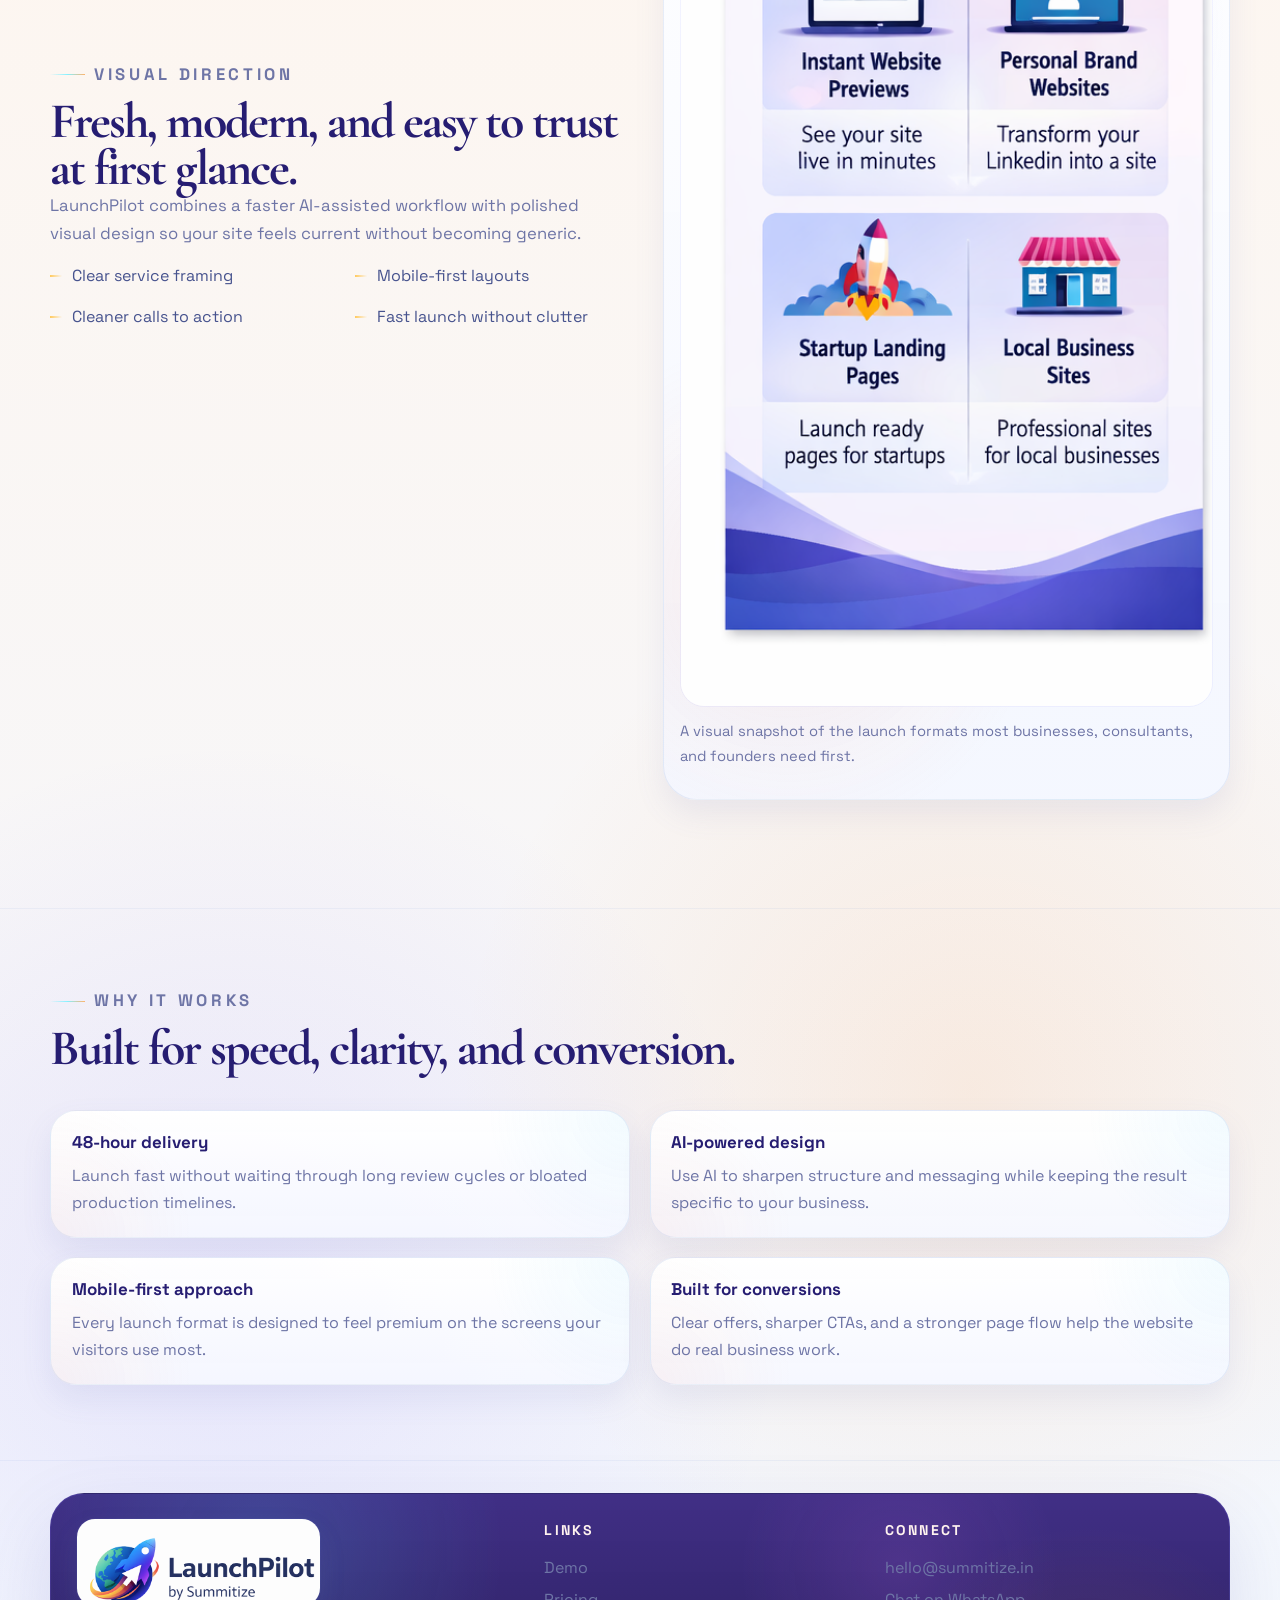
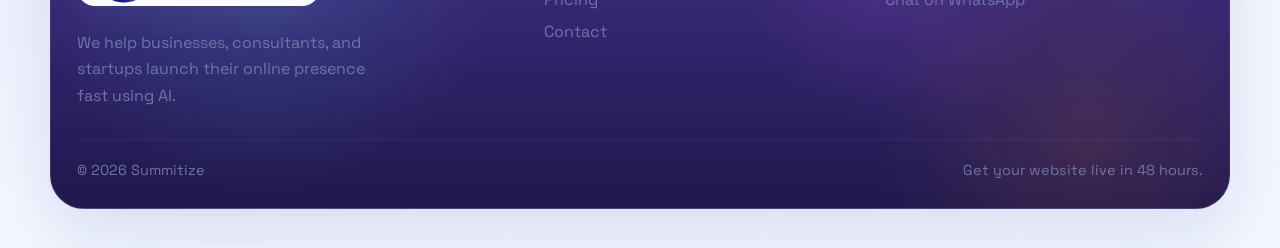
<file: services.html>
<!DOCTYPE html>
<html lang="en">
  <head>
    <meta charset="UTF-8" />
    <meta name="viewport" content="width=device-width, initial-scale=1.0" />
    <title>What You Can Launch | LaunchPilot by Summitize</title>
    <meta
      name="description"
      content="Explore the LaunchPilot website formats you can launch in 48 hours, including business websites, personal brand sites, and startup landing pages."
    />
    <link rel="icon" type="image/png" href="images/launchpilot-icon.png" />
    <link rel="apple-touch-icon" href="images/launchpilot-icon.png" />
    <link rel="stylesheet" href="styles/site.css" />
    <script defer src="scripts/site.js"></script>
  </head>
  <body class="page-services">
    <site-header></site-header>
    <main id="main-content">
      <section class="page-hero section">
        <div class="container page-hero-shell reveal">
          <p class="eyebrow">What You Can Launch</p>
          <h1>Pick the website format that fits your next move.</h1>
          <p class="lead">
            LaunchPilot by Summitize is built for fast launches with clear structure, cleaner messaging, and a stronger first impression.
          </p>
          <div class="subtle-grid">
            <span class="pill">Business Website (48 hrs)</span>
            <span class="pill">Personal Brand Website</span>
            <span class="pill">Startup Landing Page</span>
          </div>
        </div>
      </section>

      <section class="section" id="launch-sprint">
        <div class="container">
          <div class="section-head reveal">
            <p class="eyebrow">Launch Formats</p>
            <h2>What you can launch with LaunchPilot</h2>
            <p>Each format is designed to get you live quickly without sacrificing clarity, trust, or conversion flow.</p>
          </div>
          <div class="grid-3">
            <article class="service-point reveal">
              <span class="section-label">Launch 01</span>
              <h3>Business Website (48 hrs)</h3>
              <p>Modern websites for local businesses that need to generate leads, build trust, and feel more credible online.</p>
            </article>
            <article class="service-point reveal">
              <span class="section-label">Launch 02</span>
              <h3>Personal Brand Website</h3>
              <p>Turn your professional profile into a sharper online presence that supports authority, trust, and better inquiries.</p>
            </article>
            <article class="service-point reveal">
              <span class="section-label">Launch 03</span>
              <h3>Startup Landing Page</h3>
              <p>Launch-ready landing pages designed to explain your product quickly and convert visitors into interested customers.</p>
            </article>
          </div>
        </div>
      </section>

      <section class="section">
        <div class="container media-split">
          <div class="section-head reveal">
            <p class="eyebrow">Visual Direction</p>
            <h2>Fresh, modern, and easy to trust at first glance.</h2>
            <p class="compact-lead">
              LaunchPilot combines a faster AI-assisted workflow with polished visual design so your site feels current without becoming generic.
            </p>
            <div class="bullet-columns">
              <span>Clear service framing</span>
              <span>Mobile-first layouts</span>
              <span>Cleaner calls to action</span>
              <span>Fast launch without clutter</span>
            </div>
          </div>
          <div class="visual-frame reveal">
            <img src="images/services-panel.png" alt="LaunchPilot services panel showing business websites, personal brand sites, and startup launch directions." />
            <p class="image-caption">A visual snapshot of the launch formats most businesses, consultants, and founders need first.</p>
          </div>
        </div>
      </section>

      <section class="section surface-dark" id="deliverables">
        <div class="container">
          <div class="section-head reveal">
            <p class="eyebrow">Why It Works</p>
            <h2>Built for speed, clarity, and conversion.</h2>
          </div>
          <div class="mini-proof-grid">
            <article class="mini-proof reveal">
              <h3>48-hour delivery</h3>
              <p>Launch fast without waiting through long review cycles or bloated production timelines.</p>
            </article>
            <article class="mini-proof reveal">
              <h3>AI-powered design</h3>
              <p>Use AI to sharpen structure and messaging while keeping the result specific to your business.</p>
            </article>
            <article class="mini-proof reveal">
              <h3>Mobile-first approach</h3>
              <p>Every launch format is designed to feel premium on the screens your visitors use most.</p>
            </article>
            <article class="mini-proof reveal">
              <h3>Built for conversions</h3>
              <p>Clear offers, sharper CTAs, and a stronger page flow help the website do real business work.</p>
            </article>
          </div>
        </div>
      </section>
    </main>
    <site-footer></site-footer>
  </body>
</html>
</file>
<file: styles/site.css>
@import url("https://fonts.googleapis.com/css2?family=Cormorant+Garamond:wght@600;700&family=Space+Grotesk:wght@400;500;700&display=swap");

:root {
  --bg: #12053d;
  --bg-elevated: #1b0755;
  --bg-soft: #251065;
  --panel: rgba(24, 10, 76, 0.9);
  --panel-strong: rgba(13, 5, 48, 0.96);
  --panel-soft: rgba(40, 18, 105, 0.86);
  --text: #f5f6ff;
  --muted: #c5c8ef;
  --muted-strong: #e9eaff;
  --line: rgba(123, 116, 255, 0.22);
  --line-strong: rgba(98, 233, 255, 0.34);
  --gold: #ff8f2e;
  --gold-strong: #ffd45c;
  --gold-soft: rgba(255, 143, 46, 0.16);
  --gold-glow: rgba(255, 143, 46, 0.28);
  --accent: #ffffff;
  --sky: #48d2ff;
  --sky-strong: #8ef6ff;
  --coral: #ff7a42;
  --coral-strong: #ffb14a;
  --violet: #6f57ff;
  --violet-strong: #d55cff;
  --mint: #6cffd7;
  --danger: #ff9d8f;
  --success: #9ce7cb;
  --radius-xl: 34px;
  --radius-lg: 26px;
  --radius-md: 18px;
  --radius-sm: 14px;
  --container: min(1180px, calc(100% - 2rem));
  --display: "Cormorant Garamond", "Georgia", serif;
  --body: "Space Grotesk", "Trebuchet MS", sans-serif;
  --shadow: 0 40px 90px rgba(10, 4, 42, 0.5);
  --shadow-soft: 0 18px 44px rgba(14, 7, 54, 0.3);
  --transition: 220ms ease;
}

*,
*::before,
*::after {
  box-sizing: border-box;
}

html {
  scroll-behavior: smooth;
}

body {
  margin: 0;
  min-height: 100vh;
  font-family: var(--body);
  line-height: 1.65;
  color: var(--text);
  background:
    radial-gradient(circle at 14% 18%, rgba(72, 210, 255, 0.2), transparent 26%),
    radial-gradient(circle at 78% 18%, rgba(213, 92, 255, 0.18), transparent 24%),
    radial-gradient(circle at 22% 84%, rgba(255, 143, 46, 0.18), transparent 22%),
    radial-gradient(circle at 82% 78%, rgba(111, 87, 255, 0.18), transparent 22%),
    linear-gradient(180deg, #14043e 0%, #0f0435 42%, #090220 100%);
}

body::before,
body::after {
  content: "";
  position: fixed;
  inset: 0;
  pointer-events: none;
}

body::before {
  z-index: -2;
  background:
    linear-gradient(rgba(255, 255, 255, 0.02) 1px, transparent 1px),
    linear-gradient(90deg, rgba(255, 255, 255, 0.02) 1px, transparent 1px);
  background-size: 46px 46px;
  mask-image: linear-gradient(180deg, rgba(0, 0, 0, 0.42), transparent 82%);
}

body::after {
  z-index: -1;
  opacity: 0.75;
  background:
    radial-gradient(circle at 18% 28%, rgba(72, 210, 255, 0.1) 0, transparent 22%),
    radial-gradient(circle at 78% 40%, rgba(213, 92, 255, 0.1) 0, transparent 18%),
    radial-gradient(circle at 26% 82%, rgba(255, 143, 46, 0.09) 0, transparent 16%);
}

::selection {
  color: #091326;
  background: var(--sky-strong);
}

img {
  display: block;
  max-width: 100%;
}

a {
  color: inherit;
  text-decoration: none;
}

button,
input,
select,
textarea {
  font: inherit;
}

button {
  cursor: pointer;
}

main {
  display: block;
}

.container {
  width: var(--container);
  margin: 0 auto;
}

.section {
  padding: 5.75rem 0;
}

.section-tight {
  padding: 2.2rem 0;
}

.stack-lg > * + * {
  margin-top: 1.5rem;
}

.eyebrow {
  margin: 0;
  display: inline-flex;
  align-items: center;
  gap: 0.55rem;
  font-size: 0.8rem;
  font-weight: 700;
  letter-spacing: 0.22em;
  text-transform: uppercase;
  color: var(--sky-strong);
}

.eyebrow::before {
  content: "";
  width: 2.2rem;
  height: 1px;
  background: linear-gradient(90deg, transparent, var(--sky-strong), var(--coral-strong));
}

.section-head {
  max-width: 720px;
  margin-bottom: 2.35rem;
}

.section-head h2,
.page-hero h1,
.hero-copy h1,
.cta-band h2 {
  margin: 0;
  font-family: var(--display);
  font-size: clamp(2.4rem, 5vw, 5.2rem);
  line-height: 0.94;
  letter-spacing: -0.04em;
  color: var(--accent);
}

.section-head h2 {
  margin-top: 0.65rem;
  font-size: clamp(2rem, 3.9vw, 3.75rem);
}

.lead,
.hero-copy p,
.page-hero p,
.section-head p {
  margin: 0;
  font-size: 1.04rem;
  color: var(--muted);
}

.button-row,
.cluster,
.pill-row,
.case-stats {
  display: flex;
  flex-wrap: wrap;
  gap: 0.9rem;
}

.button {
  position: relative;
  display: inline-flex;
  align-items: center;
  justify-content: center;
  min-height: 3.2rem;
  padding: 0.95rem 1.35rem;
  border-radius: 999px;
  border: 1px solid transparent;
  font-size: 0.95rem;
  font-weight: 700;
  transition: transform var(--transition), box-shadow var(--transition), border-color var(--transition), background var(--transition);
  overflow: hidden;
}

.button:hover,
.button:focus-visible {
  transform: translateY(-2px);
}

.button-primary {
  color: #0d1430;
  border-color: rgba(185, 236, 255, 0.55);
  background:
    linear-gradient(135deg, var(--sky-strong) 0%, var(--violet) 34%, var(--violet-strong) 68%, var(--coral-strong) 100%);
  box-shadow: 0 14px 34px rgba(115, 88, 255, 0.28), inset 0 1px 0 rgba(255, 255, 255, 0.52);
}

.button-primary::after {
  content: "";
  position: absolute;
  inset: 0;
  background: linear-gradient(120deg, transparent 0%, rgba(255, 255, 255, 0.42) 45%, transparent 90%);
  transform: translateX(-140%);
  transition: transform 420ms ease;
}

.button-primary:hover::after,
.button-primary:focus-visible::after {
  transform: translateX(125%);
}

.button-secondary {
  color: var(--accent);
  border-color: var(--line);
  background: linear-gradient(180deg, rgba(35, 12, 101, 0.9), rgba(14, 6, 50, 0.94));
  box-shadow: inset 0 1px 0 rgba(255, 255, 255, 0.05);
}

.button-secondary:hover,
.button-secondary:focus-visible {
  border-color: var(--line-strong);
  box-shadow: 0 14px 30px rgba(0, 0, 0, 0.28);
}

.pill,
.mini-tag,
.case-tag,
.comparison-card .label,
.case-stat,
.signal-item,
.stage-chip {
  display: inline-flex;
  align-items: center;
  gap: 0.45rem;
  padding: 0.5rem 0.85rem;
  border-radius: 999px;
  font-size: 0.78rem;
  font-weight: 700;
  letter-spacing: 0.05em;
  text-transform: uppercase;
}

.pill,
.signal-item,
.case-stat {
  color: var(--muted-strong);
  border: 1px solid var(--line);
  background: rgba(24, 10, 76, 0.78);
}

.mini-tag,
.case-tag,
.comparison-card .label.soft,
.stage-chip {
  color: #10173a;
  background: linear-gradient(135deg, var(--sky-strong) 0%, var(--violet-strong) 100%);
}

.mini-tag.warm,
.comparison-card .label.warm {
  color: #31111a;
  background: linear-gradient(135deg, #ffd7a0 0%, var(--coral-strong) 100%);
}

.site-header {
  position: sticky;
  top: 0;
  z-index: 40;
  padding: 0.85rem 0 0;
}

.nav-shell {
  display: flex;
  align-items: center;
  justify-content: space-between;
  gap: 1rem;
  width: var(--container);
  margin: 0 auto;
  padding: 0.9rem 1rem;
  border: 1px solid rgba(130, 116, 255, 0.24);
  border-radius: 999px;
  background:
    linear-gradient(180deg, rgba(31, 11, 92, 0.76), rgba(14, 5, 49, 0.78));
  backdrop-filter: blur(16px);
  box-shadow: var(--shadow-soft);
}

.brand {
  display: inline-flex;
  align-items: center;
  gap: 0.8rem;
  flex-shrink: 0;
}

.brand-lockup {
  display: inline-flex;
  align-items: center;
  gap: 0.8rem;
}

.brand-logo-light {
  display: none;
  width: clamp(176px, 19vw, 248px);
  height: auto;
  max-width: 100%;
  border-radius: 18px;
  box-shadow: 0 12px 28px rgba(107, 110, 183, 0.1), 0 0 0 1px rgba(117, 122, 213, 0.08);
}

.brand-mark {
  position: relative;
  width: 3.2rem;
  height: 3.2rem;
  display: grid;
  place-items: center;
  flex-shrink: 0;
  border-radius: 22px;
  border: 1px solid rgba(130, 116, 255, 0.18);
  background:
    radial-gradient(circle at 28% 22%, rgba(72, 210, 255, 0.12), transparent 40%),
    radial-gradient(circle at 74% 74%, rgba(255, 143, 46, 0.12), transparent 34%),
    linear-gradient(180deg, rgba(255, 255, 255, 0.04), rgba(255, 255, 255, 0.02));
  box-shadow: 0 12px 24px rgba(10, 4, 39, 0.22);
}

.brand-mark::after {
  content: "";
  position: absolute;
  inset: 0.22rem;
  border-radius: inherit;
  border: 1px solid rgba(255, 255, 255, 0.05);
}

.brand-icon {
  display: block;
  width: 2.55rem;
  height: 2.55rem;
  filter: drop-shadow(0 10px 18px rgba(7, 3, 31, 0.2));
}

.brand-copy {
  display: grid;
  gap: 0.05rem;
}

.brand-name {
  font-size: 0.96rem;
  font-weight: 700;
  letter-spacing: 0.04em;
  text-transform: uppercase;
}

.brand-tag {
  font-size: 0.73rem;
  color: var(--muted);
  letter-spacing: 0.08em;
  text-transform: uppercase;
}

.nav-links {
  display: flex;
  align-items: center;
  gap: 0.35rem;
}

.nav-links a {
  padding: 0.72rem 0.95rem;
  border-radius: 999px;
  font-size: 0.9rem;
  font-weight: 700;
  color: var(--muted);
  transition: color var(--transition), background var(--transition), border-color var(--transition);
}

.nav-links a:hover,
.nav-links a:focus-visible,
.nav-links a.is-active {
  color: var(--accent);
  background: rgba(103, 215, 255, 0.08);
  box-shadow: inset 0 0 0 1px rgba(131, 125, 255, 0.1);
}

.nav-cta {
  display: inline-flex;
}

.theme-toggle {
  display: inline-flex;
  align-items: center;
  gap: 0.6rem;
  min-height: 3rem;
  padding: 0.52rem 0.82rem;
  border: 1px solid var(--line);
  border-radius: 999px;
  color: var(--accent);
  background: rgba(20, 9, 67, 0.84);
  box-shadow: inset 0 1px 0 rgba(255, 255, 255, 0.04);
  transition: transform var(--transition), border-color var(--transition), background var(--transition);
}

.theme-toggle:hover,
.theme-toggle:focus-visible {
  transform: translateY(-2px);
  border-color: var(--line-strong);
}

.theme-toggle-orb {
  position: relative;
  width: 1.45rem;
  height: 1.45rem;
  border-radius: 50%;
  flex-shrink: 0;
  background: linear-gradient(135deg, var(--violet-strong) 0%, var(--sky-strong) 100%);
  box-shadow: inset -4px -4px 10px rgba(0, 0, 0, 0.14), 0 0 0 1px rgba(185, 236, 255, 0.18);
}

.theme-toggle-orb::after {
  content: "";
  position: absolute;
  inset: 0.18rem;
  border-radius: inherit;
  background: rgba(255, 255, 255, 0.18);
  transform: scale(0);
  transition: transform var(--transition);
}

.theme-toggle[aria-pressed="true"] .theme-toggle-orb {
  background: linear-gradient(135deg, #ffe4ad 0%, var(--coral-strong) 100%);
}

.theme-toggle[aria-pressed="true"] .theme-toggle-orb::after {
  transform: scale(1);
}

.nav-toggle {
  position: relative;
  display: none;
  align-items: center;
  justify-content: center;
  width: 3rem;
  height: 3rem;
  border: 1px solid var(--line);
  border-radius: 18px;
  color: var(--accent);
  background: rgba(19, 8, 64, 0.86);
}

.nav-toggle span,
.nav-toggle::before,
.nav-toggle::after {
  content: "";
  display: block;
  width: 1.1rem;
  height: 2px;
  border-radius: 999px;
  background: currentColor;
  transition: transform var(--transition), opacity var(--transition);
}

.nav-toggle::before,
.nav-toggle::after {
  position: absolute;
}

.nav-toggle::before {
  transform: translateY(-6px);
}

.nav-toggle::after {
  transform: translateY(6px);
}

.nav-toggle[aria-expanded="true"] span {
  opacity: 0;
}

.nav-toggle[aria-expanded="true"]::before {
  transform: rotate(45deg);
}

.nav-toggle[aria-expanded="true"]::after {
  transform: rotate(-45deg);
}

.hero {
  padding: 2rem 0 2.4rem;
}

.hero-shell,
.page-hero-shell,
.cta-band {
  position: relative;
  overflow: hidden;
  border-radius: var(--radius-xl);
  border: 1px solid rgba(130, 116, 255, 0.22);
  background:
    radial-gradient(circle at top right, rgba(72, 210, 255, 0.18), transparent 24%),
    radial-gradient(circle at 72% 32%, rgba(213, 92, 255, 0.14), transparent 22%),
    radial-gradient(circle at bottom left, rgba(255, 143, 46, 0.14), transparent 22%),
    linear-gradient(180deg, rgba(24, 10, 76, 0.96), rgba(10, 4, 39, 0.98));
  box-shadow: var(--shadow);
}

.hero-shell::before,
.page-hero-shell::before,
.cta-band::before {
  content: "";
  position: absolute;
  inset: 0;
  background:
    linear-gradient(140deg, rgba(255, 255, 255, 0.06), transparent 30%),
    linear-gradient(180deg, transparent, rgba(213, 92, 255, 0.08));
  pointer-events: none;
}

.hero-shell {
  padding: 2rem;
}

.hero-grid,
.split-grid,
.grid-3,
.grid-2,
.portfolio-grid,
.detail-grid,
.footer-grid,
.contact-grid,
.subtle-grid,
.hero-stats,
.field-grid,
.timeline,
.manifesto-grid,
.offer-grid {
  display: grid;
  gap: 1.35rem;
}

.hero-grid {
  grid-template-columns: minmax(0, 1.08fr) minmax(320px, 0.92fr);
  align-items: stretch;
}

.media-split {
  display: grid;
  grid-template-columns: minmax(0, 1.02fr) minmax(320px, 0.98fr);
  gap: 1.4rem;
  align-items: center;
}

.hero-copy {
  display: flex;
  flex-direction: column;
  justify-content: center;
  gap: 1.2rem;
  padding: 0.4rem 0.3rem 0.2rem 0;
}

.hero-copy h1 {
  font-size: clamp(3.4rem, 7vw, 6.4rem);
}

.hero-copy .lead {
  max-width: 640px;
  font-size: 1.08rem;
}

.hero-stats {
  grid-template-columns: repeat(3, minmax(0, 1fr));
  margin-top: 0.2rem;
}

.metric-card,
.card,
.process-step,
.case-card,
.detail-card,
.contact-card,
.form-shell,
.quote-shell,
.comparison-card,
.manifesto-panel,
.offer-highlight,
.offer-mini,
.stage-card {
  position: relative;
  overflow: hidden;
  border-radius: var(--radius-lg);
  border: 1px solid var(--line);
  background:
    linear-gradient(180deg, rgba(31, 11, 92, 0.94), rgba(12, 5, 46, 0.96));
  box-shadow: var(--shadow-soft);
}

.metric-card,
.card,
.process-step,
.case-card,
.detail-card,
.contact-card,
.form-shell,
.quote-shell,
.comparison-card,
.manifesto-panel,
.offer-highlight,
.offer-mini {
  padding: 1.45rem;
}

.metric-card::before,
.card::before,
.process-step::before,
.case-card::before,
.detail-card::before,
.contact-card::before,
.form-shell::before,
.quote-shell::before,
.comparison-card::before,
.manifesto-panel::before,
.offer-highlight::before,
.offer-mini::before,
.stage-card::before {
  content: "";
  position: absolute;
  inset: 0;
  background: linear-gradient(180deg, rgba(255, 255, 255, 0.04), transparent 35%);
  pointer-events: none;
}

.metric-card strong,
.detail-card strong,
.contact-card strong {
  display: block;
  margin-bottom: 0.55rem;
  font-size: 0.8rem;
  color: var(--gold-strong);
  letter-spacing: 0.18em;
  text-transform: uppercase;
}

.metric-card .value {
  display: block;
  margin-bottom: 0.55rem;
  font-family: var(--display);
  font-size: 2.35rem;
  line-height: 1;
  color: var(--accent);
}

.card h3,
.comparison-card h3,
.case-card h3,
.process-step h3,
.detail-card h3,
.contact-card h3,
.manifesto-panel h3,
.offer-highlight h3,
.offer-mini h3 {
  margin: 0;
  font-size: 1.22rem;
  line-height: 1.2;
  color: var(--accent);
}

.card p,
.comparison-card p,
.case-card p,
.process-step p,
.detail-card p,
.contact-card p,
.quote-shell p,
.manifesto-panel p,
.offer-highlight p,
.offer-mini p {
  margin: 0.75rem 0 0;
  color: var(--muted);
}

.card-icon,
.process-step .step-number {
  display: inline-grid;
  place-items: center;
  border-radius: 50%;
  background: linear-gradient(135deg, var(--sky-strong) 0%, var(--coral-strong) 50%, var(--violet-strong) 100%);
  color: #11183b;
  font-weight: 700;
  box-shadow: 0 0 0 1px rgba(185, 236, 255, 0.16);
}

.card-icon {
  width: 2.9rem;
  height: 2.9rem;
  margin-bottom: 1rem;
  font-size: 0.9rem;
}

.process-step .step-number {
  width: 2.35rem;
  height: 2.35rem;
  margin-bottom: 1rem;
}

.page-hero {
  padding-top: 1.65rem;
}

.page-hero-shell {
  padding: 2.5rem;
}

.page-services .page-hero-shell {
  background:
    radial-gradient(circle at 84% 20%, rgba(72, 210, 255, 0.18), transparent 24%),
    radial-gradient(circle at 18% 78%, rgba(255, 143, 46, 0.14), transparent 20%),
    linear-gradient(135deg, rgba(31, 11, 92, 0.97), rgba(10, 4, 39, 0.98));
}

.page-process .page-hero-shell {
  background:
    radial-gradient(circle at 18% 18%, rgba(213, 92, 255, 0.14), transparent 22%),
    linear-gradient(135deg, rgba(29, 10, 88, 0.97), rgba(10, 4, 39, 0.98)),
    linear-gradient(90deg, rgba(72, 210, 255, 0.06), transparent);
}

.page-process .page-hero-shell::before {
  background:
    linear-gradient(140deg, rgba(255, 255, 255, 0.05), transparent 30%),
    repeating-linear-gradient(90deg, rgba(72, 210, 255, 0.04) 0 1px, transparent 1px 46px);
}

.page-portfolio .page-hero-shell {
  background:
    radial-gradient(circle at 16% 20%, rgba(255, 143, 46, 0.16), transparent 22%),
    radial-gradient(circle at 80% 70%, rgba(213, 92, 255, 0.14), transparent 18%),
    linear-gradient(180deg, rgba(29, 10, 88, 0.97), rgba(10, 4, 39, 0.98));
}

.page-about .page-hero-shell {
  background:
    radial-gradient(circle at 78% 18%, rgba(72, 210, 255, 0.14), transparent 20%),
    radial-gradient(circle at 22% 78%, rgba(255, 143, 46, 0.12), transparent 16%),
    linear-gradient(135deg, rgba(28, 10, 84, 0.97), rgba(10, 4, 39, 0.98));
}

.page-contact .page-hero-shell {
  background:
    radial-gradient(circle at 88% 18%, rgba(255, 143, 46, 0.18), transparent 24%),
    radial-gradient(circle at 18% 80%, rgba(72, 210, 255, 0.14), transparent 20%),
    linear-gradient(135deg, rgba(28, 10, 84, 0.97), rgba(10, 4, 39, 0.98));
}

.page-not-found .cta-band {
  max-width: 820px;
  margin: 4rem auto;
}

.page-hero-shell .subtle-grid {
  margin-top: 1.8rem;
}

.subtle-grid {
  grid-template-columns: repeat(3, minmax(0, 1fr));
}

.hero-stage {
  position: relative;
  min-height: 560px;
  padding: 0.3rem;
  border-radius: calc(var(--radius-xl) - 8px);
  background:
    radial-gradient(circle at top right, rgba(72, 210, 255, 0.18), transparent 28%),
    radial-gradient(circle at 64% 22%, rgba(213, 92, 255, 0.14), transparent 20%),
    radial-gradient(circle at bottom left, rgba(255, 143, 46, 0.16), transparent 20%),
    linear-gradient(180deg, rgba(28, 10, 84, 0.94), rgba(11, 4, 44, 0.98));
  border: 1px solid rgba(130, 116, 255, 0.16);
}

.hero-stage img {
  position: absolute;
  inset: 1rem;
  width: calc(100% - 2rem);
  height: calc(100% - 2rem);
  object-fit: cover;
  border-radius: 28px;
  opacity: 0.92;
}

.hero-stage::before {
  content: "";
  position: absolute;
  inset: 1rem;
  border-radius: 28px;
  border: 1px dashed rgba(103, 215, 255, 0.16);
}

.stage-card {
  position: absolute;
  padding: 1.3rem;
}

.stage-card.one {
  top: 1.35rem;
  left: 1.35rem;
  right: 3.8rem;
}

.stage-card.two {
  top: 12.8rem;
  left: 4rem;
  right: 1.6rem;
}

.stage-card.three {
  bottom: 1.4rem;
  left: 1.5rem;
  right: 6.2rem;
}

.stage-card h3 {
  margin: 0.75rem 0 0;
  font-size: 1.3rem;
  line-height: 1.16;
  color: var(--accent);
}

.stage-card p {
  margin: 0.7rem 0 0;
  color: var(--muted);
}

.signal-strip {
  overflow: hidden;
  border-top: 1px solid rgba(131, 125, 255, 0.08);
  border-bottom: 1px solid rgba(103, 215, 255, 0.08);
}

.signal-track {
  display: flex;
  flex-wrap: wrap;
  gap: 0.8rem;
  justify-content: center;
}

.signal-item {
  background: rgba(24, 10, 76, 0.78);
}

.manifesto-grid {
  grid-template-columns: minmax(0, 1fr) minmax(320px, 0.92fr);
  align-items: start;
}

.visual-frame,
.story-panel,
.image-panel,
.proof-panel {
  position: relative;
  overflow: hidden;
  border-radius: var(--radius-xl);
  border: 1px solid rgba(130, 116, 255, 0.18);
  background:
    radial-gradient(circle at top right, rgba(72, 210, 255, 0.12), transparent 24%),
    radial-gradient(circle at 68% 30%, rgba(213, 92, 255, 0.1), transparent 20%),
    radial-gradient(circle at bottom left, rgba(255, 143, 46, 0.12), transparent 22%),
    linear-gradient(180deg, rgba(26, 10, 82, 0.96), rgba(10, 4, 39, 0.98));
  box-shadow: var(--shadow-soft);
}

.visual-frame {
  padding: 1rem;
}

.visual-frame img,
.image-panel img {
  display: block;
  width: 100%;
  height: auto;
  border-radius: calc(var(--radius-xl) - 10px);
  border: 1px solid rgba(131, 125, 255, 0.08);
}

.story-panel,
.proof-panel {
  padding: 1.45rem;
}

.proof-grid,
.service-points,
.faq-grid,
.industry-grid,
.mini-proof-grid {
  display: grid;
  gap: 1.2rem;
}

.proof-grid {
  grid-template-columns: repeat(3, minmax(0, 1fr));
}

.service-points,
.faq-grid,
.industry-grid,
.mini-proof-grid {
  grid-template-columns: repeat(2, minmax(0, 1fr));
}

.service-point,
.faq-item,
.industry-card,
.mini-proof {
  position: relative;
  overflow: hidden;
  padding: 1.3rem;
  border-radius: var(--radius-lg);
  border: 1px solid var(--line);
  background: linear-gradient(180deg, rgba(31, 11, 92, 0.96), rgba(12, 5, 46, 0.96));
  box-shadow: var(--shadow-soft);
}

.service-point h3,
.faq-item h3,
.industry-card h3,
.mini-proof h3 {
  margin: 0;
  color: var(--accent);
  font-size: 1.06rem;
  line-height: 1.2;
}

.service-point p,
.faq-item p,
.industry-card p,
.mini-proof p {
  margin: 0.7rem 0 0;
  color: var(--muted);
}

.section-label {
  display: inline-flex;
  margin-bottom: 0.75rem;
  color: var(--sky-strong);
  font-size: 0.78rem;
  font-weight: 700;
  letter-spacing: 0.18em;
  text-transform: uppercase;
}

.metric-strip {
  display: flex;
  flex-wrap: wrap;
  gap: 0.75rem;
  margin-top: 1rem;
}

.metric-strip span {
  display: inline-flex;
  align-items: center;
  padding: 0.55rem 0.8rem;
  border-radius: 999px;
  border: 1px solid var(--line);
  color: var(--muted-strong);
  background: rgba(15, 15, 15, 0.82);
  font-size: 0.86rem;
}

.bullet-columns {
  display: grid;
  grid-template-columns: repeat(2, minmax(0, 1fr));
  gap: 0.9rem 1.2rem;
  margin-top: 1rem;
}

.bullet-columns span {
  position: relative;
  padding-left: 1.4rem;
  color: var(--muted-strong);
}

.bullet-columns span::before {
  content: "";
  position: absolute;
  left: 0;
  top: 0.72rem;
  width: 0.75rem;
  height: 2px;
  background: linear-gradient(90deg, var(--gold-strong), transparent);
}

.image-caption {
  margin-top: 0.8rem;
  color: var(--muted);
  font-size: 0.92rem;
}

.compact-lead {
  max-width: 560px;
}

.manifesto-panel {
  min-height: 100%;
}

.manifesto-list {
  margin: 1.2rem 0 0;
  padding: 0;
  list-style: none;
  display: grid;
  gap: 0.95rem;
}

.manifesto-list li {
  position: relative;
  padding-left: 1.6rem;
  color: var(--muted-strong);
}

.manifesto-list li::before {
  content: "";
  position: absolute;
  left: 0;
  top: 0.7rem;
  width: 0.9rem;
  height: 2px;
  border-radius: 999px;
  background: linear-gradient(90deg, var(--gold-strong), transparent);
}

.offer-grid {
  grid-template-columns: minmax(0, 1.15fr) minmax(320px, 0.85fr);
  align-items: stretch;
}

.offer-highlight {
  padding: 1.75rem;
}

.offer-highlight h2 {
  margin: 0;
  max-width: 12ch;
  font-family: var(--display);
  font-size: clamp(2.1rem, 4vw, 3.6rem);
  line-height: 0.94;
  letter-spacing: -0.04em;
  color: var(--accent);
}

.offer-highlight::after {
  content: "";
  position: absolute;
  right: -2rem;
  top: -2rem;
  width: 14rem;
  height: 14rem;
  border-radius: 50%;
  background: radial-gradient(circle, rgba(131, 125, 255, 0.16), transparent 68%);
}

.offer-stack {
  display: grid;
  gap: 1.3rem;
}

.offer-number {
  display: inline-flex;
  margin-bottom: 0.8rem;
  color: var(--gold-strong);
  font-size: 0.88rem;
  font-weight: 700;
  letter-spacing: 0.22em;
  text-transform: uppercase;
}

.grid-3 {
  grid-template-columns: repeat(3, minmax(0, 1fr));
}

.grid-2,
.split-grid,
.detail-grid,
.contact-grid {
  grid-template-columns: repeat(2, minmax(0, 1fr));
}

.portfolio-grid {
  grid-template-columns: repeat(3, minmax(0, 1fr));
}

.case-card,
.comparison-card {
  min-height: 100%;
  display: flex;
  flex-direction: column;
}

.case-top {
  display: flex;
  align-items: flex-start;
  justify-content: space-between;
  gap: 1rem;
  margin-bottom: 1rem;
}

.demo-preview-thumb {
  margin-bottom: 1.15rem;
  padding: 0.85rem;
  border-radius: calc(var(--radius-lg) - 6px);
  border: 1px solid rgba(131, 125, 255, 0.14);
  background:
    radial-gradient(circle at top right, rgba(72, 210, 255, 0.14), transparent 28%),
    radial-gradient(circle at 68% 24%, rgba(213, 92, 255, 0.12), transparent 20%),
    radial-gradient(circle at bottom left, rgba(255, 143, 46, 0.12), transparent 22%),
    linear-gradient(180deg, rgba(28, 10, 84, 0.92), rgba(11, 4, 44, 0.96));
}

.demo-preview-thumb img {
  width: 100%;
  border-radius: calc(var(--radius-lg) - 12px);
  border: 1px solid rgba(131, 125, 255, 0.08);
}

.case-stats {
  margin-top: auto;
  padding-top: 1.2rem;
}

.card-actions {
  margin-top: 1.2rem;
}

.price-amount {
  margin: 1rem 0 0;
  font-family: var(--display);
  font-size: clamp(2.2rem, 4vw, 3.4rem);
  line-height: 0.95;
  letter-spacing: -0.05em;
  color: var(--accent);
}

.price-intro {
  margin-top: 0.75rem;
}

.pricing-note {
  margin: 1.4rem 0 0;
  color: var(--muted);
}

.surface-dark {
  position: relative;
}

.surface-dark::before {
  content: "";
  position: absolute;
  inset: 1rem 0;
  border-block: 1px solid rgba(103, 215, 255, 0.08);
  pointer-events: none;
}

.check-list,
.line-list {
  margin: 1rem 0 0;
  padding: 0;
  list-style: none;
  display: grid;
  gap: 0.7rem;
}

.check-list li,
.line-list li {
  position: relative;
  padding-left: 1.55rem;
  color: var(--muted);
}

.check-list li::before,
.line-list li::before {
  content: "";
  position: absolute;
  left: 0;
  top: 0.62rem;
}

.check-list li::before {
  width: 0.7rem;
  height: 0.7rem;
  border-radius: 50%;
  background: linear-gradient(135deg, var(--gold-strong), var(--gold));
  box-shadow: 0 0 0 4px rgba(103, 215, 255, 0.1);
}

.line-list li::before {
  width: 0.8rem;
  height: 2px;
  border-radius: 999px;
  background: linear-gradient(90deg, var(--gold-strong), transparent);
}

.quote-shell strong {
  display: block;
  margin-top: 1rem;
  color: var(--gold-strong);
  letter-spacing: 0.14em;
  text-transform: uppercase;
  font-size: 0.8rem;
}

.cta-band {
  display: grid;
  gap: 1rem;
  padding: 2rem;
}

.footer {
  padding: 1rem 0 2.4rem;
}

.footer-shell {
  padding: 1.6rem;
  border-radius: var(--radius-xl);
  border: 1px solid rgba(130, 116, 255, 0.18);
  background:
    radial-gradient(circle at 18% 18%, rgba(72, 210, 255, 0.12), transparent 24%),
    radial-gradient(circle at 72% 24%, rgba(213, 92, 255, 0.1), transparent 18%),
    linear-gradient(180deg, rgba(24, 10, 76, 0.96), rgba(10, 4, 39, 0.98));
  box-shadow: var(--shadow);
}

.footer-grid {
  grid-template-columns: 1.4fr repeat(2, minmax(0, 1fr));
}

.footer-shell .brand-name {
  color: var(--accent);
}

.footer-shell .brand-tag {
  color: var(--muted);
}

.footer-column h3 {
  margin: 0 0 0.8rem;
  color: var(--gold-strong);
  font-size: 0.88rem;
  letter-spacing: 0.16em;
  text-transform: uppercase;
}

.footer-column a,
.footer-column p {
  display: block;
  margin: 0.35rem 0;
  color: var(--muted);
}

.footer-column a:hover,
.footer-column a:focus-visible {
  color: var(--accent);
}

.footer-meta {
  display: flex;
  flex-wrap: wrap;
  justify-content: space-between;
  gap: 0.8rem;
  margin-top: 1.5rem;
  padding-top: 1.2rem;
  border-top: 1px solid rgba(131, 125, 255, 0.1);
  color: var(--muted);
  font-size: 0.9rem;
}

.contact-grid {
  align-items: start;
}

.form-shell {
  padding: 1.55rem;
}

.field-grid {
  grid-template-columns: repeat(2, minmax(0, 1fr));
}

.field {
  display: grid;
  gap: 0.5rem;
}

.field label {
  color: var(--gold-strong);
  font-size: 0.82rem;
  font-weight: 700;
  letter-spacing: 0.14em;
  text-transform: uppercase;
}

.field input,
.field select,
.field textarea {
  width: 100%;
  padding: 0.95rem 1rem;
  color: var(--text);
  border: 1px solid rgba(131, 125, 255, 0.16);
  border-radius: 18px;
  background: rgba(11, 16, 35, 0.92);
  transition: border-color var(--transition), box-shadow var(--transition), background var(--transition);
}

.field input::placeholder,
.field textarea::placeholder {
  color: rgba(188, 200, 227, 0.78);
}

.field textarea {
  min-height: 170px;
  resize: vertical;
}

.field input:focus-visible,
.field select:focus-visible,
.field textarea:focus-visible {
  outline: none;
  border-color: rgba(103, 215, 255, 0.42);
  box-shadow: 0 0 0 4px rgba(103, 215, 255, 0.12);
}

.field-full {
  grid-column: 1 / -1;
}

.form-note {
  margin: 0;
  color: var(--muted);
  font-size: 0.92rem;
}

.success-note {
  display: none;
  margin-top: 1rem;
  padding: 0.95rem 1rem;
  color: var(--success);
  border-radius: 18px;
  background: rgba(176, 239, 196, 0.08);
  border: 1px solid rgba(176, 239, 196, 0.16);
}

.success-note.is-visible {
  display: block;
}

body[data-theme="light"] {
  --text: #2a2067;
  --muted: #6e75a6;
  --muted-strong: #47538e;
  --line: rgba(112, 118, 214, 0.16);
  --line-strong: rgba(97, 217, 255, 0.26);
  --gold: #ff8f2e;
  --gold-strong: #ffc95c;
  --gold-soft: rgba(255, 143, 46, 0.14);
  --gold-glow: rgba(255, 143, 46, 0.18);
  --accent: #261d72;
  --sky: #53d6ff;
  --sky-strong: #85f0ff;
  --coral: #ff8656;
  --coral-strong: #ffb46c;
  --violet: #7b63ff;
  --violet-strong: #db73ff;
  --shadow: 0 28px 70px rgba(84, 84, 167, 0.15);
  --shadow-soft: 0 14px 30px rgba(96, 103, 180, 0.1);
  background:
    radial-gradient(circle at 12% 14%, rgba(83, 214, 255, 0.2), transparent 24%),
    radial-gradient(circle at 82% 16%, rgba(219, 115, 255, 0.14), transparent 22%),
    radial-gradient(circle at 76% 78%, rgba(255, 143, 46, 0.12), transparent 18%),
    radial-gradient(circle at 18% 84%, rgba(123, 99, 255, 0.12), transparent 18%),
    linear-gradient(180deg, #faf7ff 0%, #fdf6f0 44%, #f2f7ff 100%);
}

body[data-theme="light"]::before {
  background:
    linear-gradient(rgba(24, 39, 64, 0.04) 1px, transparent 1px),
    linear-gradient(90deg, rgba(24, 39, 64, 0.04) 1px, transparent 1px);
  background-size: 46px 46px;
  mask-image: linear-gradient(180deg, rgba(0, 0, 0, 0.3), transparent 82%);
}

body[data-theme="light"]::after {
  opacity: 0.78;
  background:
    radial-gradient(circle at 18% 26%, rgba(83, 214, 255, 0.15) 0, transparent 22%),
    radial-gradient(circle at 78% 36%, rgba(219, 115, 255, 0.11) 0, transparent 18%),
    radial-gradient(circle at 78% 78%, rgba(255, 143, 46, 0.09) 0, transparent 18%);
}

body[data-theme="light"] .nav-shell {
  background: rgba(255, 255, 255, 0.8);
  border-color: rgba(117, 122, 213, 0.16);
  box-shadow: 0 18px 40px rgba(124, 128, 196, 0.12);
}

body[data-theme="light"] .brand-lockup {
  display: none;
}

body[data-theme="light"] .brand-logo-light {
  display: block;
}

body[data-theme="light"] .brand-mark {
  border-color: rgba(117, 122, 213, 0.16);
  background:
    radial-gradient(circle at 24% 20%, rgba(83, 214, 255, 0.12), transparent 40%),
    radial-gradient(circle at 76% 76%, rgba(255, 143, 46, 0.1), transparent 34%),
    linear-gradient(180deg, rgba(255, 255, 255, 0.9), rgba(244, 247, 255, 0.9));
  box-shadow: 0 12px 26px rgba(109, 112, 183, 0.14);
}

body[data-theme="light"] .brand-icon {
  filter: drop-shadow(0 8px 14px rgba(114, 112, 196, 0.12));
}

body[data-theme="light"] .nav-links a:hover,
body[data-theme="light"] .nav-links a:focus-visible,
body[data-theme="light"] .nav-links a.is-active {
  background: rgba(103, 215, 255, 0.12);
  box-shadow: inset 0 0 0 1px rgba(118, 139, 209, 0.12);
}

body[data-theme="light"] .theme-toggle,
body[data-theme="light"] .nav-toggle {
  background: rgba(255, 255, 255, 0.88);
  box-shadow: 0 12px 28px rgba(110, 132, 177, 0.1);
}

body[data-theme="light"] .button-secondary {
  color: var(--text);
  background: linear-gradient(180deg, rgba(255, 255, 255, 0.96), rgba(240, 245, 255, 0.94));
  border-color: rgba(108, 134, 198, 0.16);
}

body[data-theme="light"] .pill,
body[data-theme="light"] .signal-item,
body[data-theme="light"] .case-stat,
body[data-theme="light"] .metric-strip span {
  color: var(--text);
  background: rgba(255, 255, 255, 0.84);
  border-color: rgba(111, 144, 214, 0.12);
}

body[data-theme="light"] .hero-shell,
body[data-theme="light"] .page-hero-shell,
body[data-theme="light"] .cta-band,
body[data-theme="light"] .visual-frame,
body[data-theme="light"] .story-panel,
body[data-theme="light"] .image-panel,
body[data-theme="light"] .proof-panel {
  border-color: rgba(109, 141, 205, 0.14);
  background:
    radial-gradient(circle at top right, rgba(103, 215, 255, 0.16), transparent 26%),
    radial-gradient(circle at 22% 82%, rgba(255, 156, 122, 0.14), transparent 24%),
    radial-gradient(circle at 66% 34%, rgba(180, 158, 255, 0.14), transparent 22%),
    linear-gradient(180deg, rgba(255, 255, 255, 0.95), rgba(244, 247, 255, 0.96));
}

body[data-theme="light"] .hero-shell::before,
body[data-theme="light"] .page-hero-shell::before,
body[data-theme="light"] .cta-band::before {
  background:
    linear-gradient(140deg, rgba(255, 255, 255, 0.5), transparent 30%),
    linear-gradient(180deg, transparent, rgba(70, 89, 138, 0.05));
}

body[data-theme="light"] .metric-card,
body[data-theme="light"] .card,
body[data-theme="light"] .process-step,
body[data-theme="light"] .case-card,
body[data-theme="light"] .detail-card,
body[data-theme="light"] .contact-card,
body[data-theme="light"] .form-shell,
body[data-theme="light"] .quote-shell,
body[data-theme="light"] .comparison-card,
body[data-theme="light"] .manifesto-panel,
body[data-theme="light"] .offer-highlight,
body[data-theme="light"] .offer-mini,
body[data-theme="light"] .stage-card,
body[data-theme="light"] .service-point,
body[data-theme="light"] .faq-item,
body[data-theme="light"] .industry-card,
body[data-theme="light"] .mini-proof {
  border-color: rgba(109, 141, 205, 0.14);
  background:
    radial-gradient(circle at top right, rgba(103, 215, 255, 0.08), transparent 24%),
    radial-gradient(circle at bottom left, rgba(255, 156, 122, 0.08), transparent 24%),
    linear-gradient(180deg, rgba(255, 255, 255, 0.96), rgba(245, 247, 255, 0.95));
}

body[data-theme="light"] .demo-preview-thumb {
  border-color: rgba(109, 141, 205, 0.14);
  background:
    radial-gradient(circle at top right, rgba(103, 215, 255, 0.12), transparent 28%),
    radial-gradient(circle at bottom left, rgba(255, 156, 122, 0.12), transparent 24%),
    linear-gradient(180deg, rgba(255, 255, 255, 0.96), rgba(243, 247, 255, 0.94));
}

body[data-theme="light"] .hero-stage {
  background:
    radial-gradient(circle at 78% 12%, rgba(103, 215, 255, 0.2), transparent 26%),
    radial-gradient(circle at 18% 86%, rgba(255, 156, 122, 0.18), transparent 22%),
    radial-gradient(circle at 44% 42%, rgba(180, 158, 255, 0.14), transparent 24%),
    linear-gradient(180deg, rgba(255, 255, 255, 0.95), rgba(241, 244, 255, 0.97));
  border-color: rgba(109, 141, 205, 0.14);
}

body[data-theme="light"] .hero-stage::before {
  border-color: rgba(111, 144, 214, 0.16);
}

body[data-theme="light"] .signal-strip {
  border-top-color: rgba(103, 215, 255, 0.1);
  border-bottom-color: rgba(131, 125, 255, 0.08);
}

body[data-theme="light"] .surface-dark::before {
  border-block-color: rgba(105, 139, 208, 0.08);
}

body[data-theme="light"] .field input,
body[data-theme="light"] .field select,
body[data-theme="light"] .field textarea {
  background: rgba(255, 255, 255, 0.94);
  border-color: rgba(105, 139, 208, 0.16);
}

body[data-theme="light"] .field input::placeholder,
body[data-theme="light"] .field textarea::placeholder {
  color: rgba(102, 116, 143, 0.82);
}

body[data-theme="light"] .page-services .page-hero-shell {
  background:
    radial-gradient(circle at 84% 20%, rgba(103, 215, 255, 0.18), transparent 24%),
    radial-gradient(circle at 22% 82%, rgba(255, 156, 122, 0.14), transparent 22%),
    linear-gradient(135deg, rgba(255, 255, 255, 0.96), rgba(242, 246, 255, 0.96));
}

body[data-theme="light"] .page-process .page-hero-shell {
  background:
    radial-gradient(circle at 16% 20%, rgba(131, 125, 255, 0.14), transparent 22%),
    radial-gradient(circle at 74% 72%, rgba(127, 238, 221, 0.12), transparent 18%),
    linear-gradient(135deg, rgba(255, 255, 255, 0.96), rgba(242, 246, 255, 0.96));
}

body[data-theme="light"] .page-process .page-hero-shell::before {
  background:
    linear-gradient(140deg, rgba(255, 255, 255, 0.45), transparent 30%),
    repeating-linear-gradient(90deg, rgba(70, 89, 138, 0.04) 0 1px, transparent 1px 46px);
}

body[data-theme="light"] .page-portfolio .page-hero-shell {
  background:
    radial-gradient(circle at 78% 24%, rgba(255, 156, 122, 0.12), transparent 20%),
    radial-gradient(circle at 18% 32%, rgba(103, 215, 255, 0.14), transparent 18%),
    radial-gradient(circle at 56% 74%, rgba(180, 158, 255, 0.12), transparent 18%),
    linear-gradient(180deg, rgba(255, 255, 255, 0.96), rgba(243, 247, 255, 0.96));
}

body[data-theme="light"] .page-about .page-hero-shell {
  background:
    radial-gradient(circle at 78% 18%, rgba(255, 156, 122, 0.12), transparent 20%),
    radial-gradient(circle at 18% 78%, rgba(127, 238, 221, 0.14), transparent 18%),
    linear-gradient(135deg, rgba(255, 255, 255, 0.96), rgba(243, 247, 255, 0.96));
}

body[data-theme="light"] .page-contact .page-hero-shell {
  background:
    radial-gradient(circle at 88% 18%, rgba(131, 125, 255, 0.12), transparent 22%),
    radial-gradient(circle at 14% 80%, rgba(103, 215, 255, 0.12), transparent 16%),
    linear-gradient(135deg, rgba(255, 255, 255, 0.96), rgba(243, 247, 255, 0.96));
}

body[data-theme="light"] .footer-shell {
  background:
    radial-gradient(circle at 18% 18%, rgba(83, 214, 255, 0.16), transparent 24%),
    radial-gradient(circle at 72% 24%, rgba(219, 115, 255, 0.12), transparent 18%),
    radial-gradient(circle at 88% 78%, rgba(255, 143, 46, 0.12), transparent 20%),
    linear-gradient(180deg, rgba(53, 34, 126, 0.94), rgba(27, 19, 74, 0.98));
}

body[data-theme="light"] .footer-shell .brand-name,
body[data-theme="light"] .footer-column h3 {
  color: #fff3ef;
}

.reveal {
  opacity: 0;
  transform: translateY(20px);
  transition: opacity 620ms ease, transform 620ms ease;
}

.reveal.is-visible {
  opacity: 1;
  transform: none;
}

.skip-link {
  position: absolute;
  left: -999px;
  top: auto;
}

.skip-link:focus {
  left: 1rem;
  top: 1rem;
  z-index: 80;
  padding: 0.8rem 1rem;
  border-radius: 999px;
  color: #060606;
  background: var(--gold-strong);
}

@media (max-width: 1040px) {
  .hero-grid,
  .media-split,
  .manifesto-grid,
  .offer-grid,
  .contact-grid,
  .footer-grid {
    grid-template-columns: 1fr;
  }

  .grid-3,
  .proof-grid,
  .portfolio-grid,
  .subtle-grid {
    grid-template-columns: repeat(2, minmax(0, 1fr));
  }

  .nav-shell {
    align-items: flex-start;
    flex-wrap: wrap;
    border-radius: 28px;
  }

  .nav-links {
    display: none;
    width: 100%;
    flex-direction: column;
    align-items: stretch;
    padding-top: 0.45rem;
  }

  .nav-links.is-open {
    display: flex;
  }

  .nav-links a {
    border: 1px solid rgba(103, 215, 255, 0.14);
    background: rgba(24, 10, 76, 0.9);
  }

  .nav-toggle {
    display: inline-flex;
  }

  .nav-cta {
    margin-left: auto;
  }

  .hero-stage {
    min-height: 480px;
  }
}

@media (max-width: 760px) {
  .section {
    padding: 4rem 0;
  }

  .hero-shell,
  .page-hero-shell,
  .footer-shell,
  .cta-band,
  .form-shell {
    padding: 1.4rem;
  }

  .hero-copy h1 {
    font-size: clamp(2.8rem, 12vw, 4.2rem);
  }

  .hero-stats,
  .grid-2,
  .split-grid,
  .detail-grid,
  .grid-3,
  .proof-grid,
  .portfolio-grid,
  .subtle-grid,
  .field-grid,
  .service-points,
  .faq-grid,
  .industry-grid,
  .mini-proof-grid,
  .bullet-columns {
    grid-template-columns: 1fr;
  }

  .stage-card.one,
  .stage-card.two,
  .stage-card.three {
    position: relative;
    inset: auto;
    margin-bottom: 0.9rem;
  }

  .hero-stage {
    min-height: 0;
  }

  .site-header {
    padding-top: 0.7rem;
  }

  .nav-shell {
    padding: 0.85rem;
  }

  .brand-logo-light {
    width: clamp(148px, 44vw, 210px);
    border-radius: 16px;
  }

  .brand-mark {
    width: 2.95rem;
    height: 2.95rem;
    border-radius: 20px;
  }

  .brand-icon {
    width: 2.35rem;
    height: 2.35rem;
  }

  .footer-meta {
    flex-direction: column;
    align-items: flex-start;
  }
}

@media (prefers-reduced-motion: reduce) {
  html {
    scroll-behavior: auto;
  }

  *,
  *::before,
  *::after {
    animation-duration: 1ms !important;
    animation-iteration-count: 1 !important;
    transition-duration: 1ms !important;
  }

  .reveal {
    opacity: 1;
    transform: none;
  }
}
</file>
